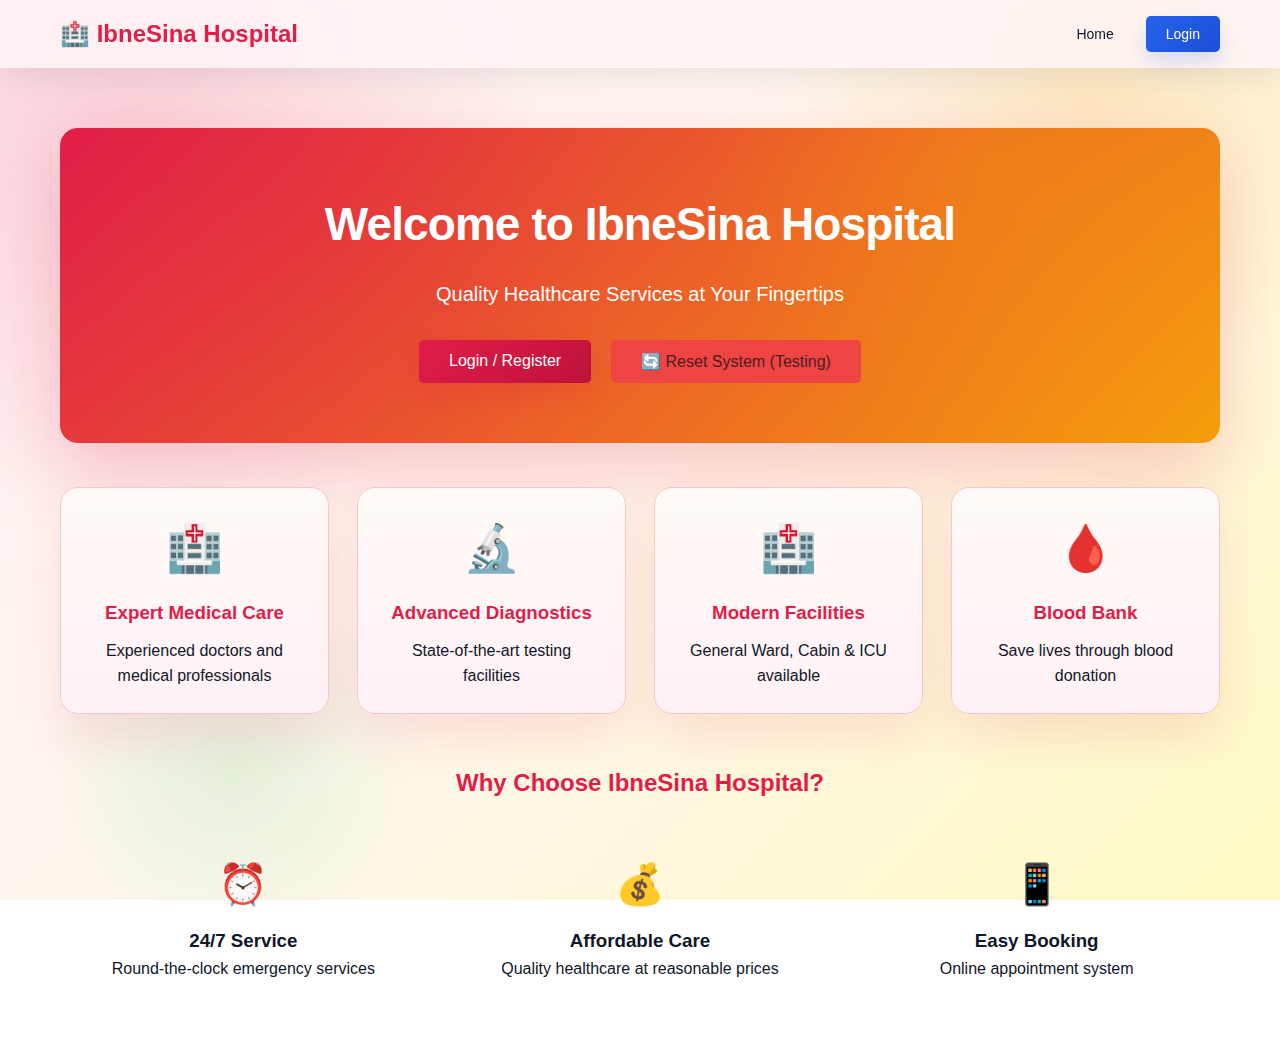
<file: index.html>
<!DOCTYPE html>
<html lang="en">
<head>
    <meta charset="UTF-8">
    <meta name="viewport" content="width=device-width, initial-scale=1.0">
    <title>Hospital Management System</title>
    <link rel="stylesheet" href="style.css">
</head>
<body>
    <!-- Main Navigation -->
    <nav class="main-nav">
        <div class="container">
            <div class="logo">🏥 IbneSina Hospital</div>
            <div class="nav-links">
                <button onclick="showSection('home')" class="nav-btn">Home</button>
                <button onclick="checkAuthAndShow('patient-dashboard')" class="nav-btn" id="patient-nav" style="display: none;">Patient</button>
                <button onclick="checkAuthAndShow('donor-dashboard')" class="nav-btn" id="donor-nav" style="display: none;">Donor</button>
                <button onclick="checkAuthAndShow('employee-dashboard')" class="nav-btn" id="employee-nav" style="display: none;">Employee</button>
                <button onclick="checkAuthAndShow('admin-dashboard')" class="nav-btn" id="admin-nav" style="display: none;">Admin</button>
                <button onclick="showSection('login')" class="nav-btn" id="login-btn">Login</button>
                <button onclick="logout()" class="nav-btn" id="logout-btn" style="display: none; background: #ef4444; color: white;">Logout</button>
            </div>
        </div>
    </nav>

    <!-- Home Section -->
    <section id="home" class="section active">
        <div class="container">
            <div class="hero">
                <h1>Welcome to IbneSina Hospital</h1>
                <p>Quality Healthcare Services at Your Fingertips</p>
                <div class="quick-actions">
                    <button onclick="showSection('login')" class="btn btn-primary">Login / Register</button>
                    <button onclick="resetSystem()" class="btn btn-secondary" style="background: #ef4444;">🔄 Reset System (Testing)</button>
                </div>
            </div>
            
            <div class="services-grid">
                <div class="service-card">
                    <div class="service-icon">🏥</div>
                    <h3>Expert Medical Care</h3>
                    <p>Experienced doctors and medical professionals</p>
                </div>
                <div class="service-card">
                    <div class="service-icon">🔬</div>
                    <h3>Advanced Diagnostics</h3>
                    <p>State-of-the-art testing facilities</p>
                </div>
                <div class="service-card">
                    <div class="service-icon">🏥</div>
                    <h3>Modern Facilities</h3>
                    <p>General Ward, Cabin & ICU available</p>
                </div>
                <div class="service-card">
                    <div class="service-icon">🩸</div>
                    <h3>Blood Bank</h3>
                    <p>Save lives through blood donation</p>
                </div>
            </div>

            <div style="margin-top: 50px; text-align: center;">
                <h2 style="color: var(--primary-color); margin-bottom: 20px;">Why Choose IbneSina Hospital?</h2>
                <div style="display: grid; grid-template-columns: repeat(auto-fit, minmax(250px, 1fr)); gap: 30px; margin-top: 30px;">
                    <div style="padding: 20px;">
                        <div style="font-size: 40px; margin-bottom: 10px;">⏰</div>
                        <h3>24/7 Service</h3>
                        <p>Round-the-clock emergency services</p>
                    </div>
                    <div style="padding: 20px;">
                        <div style="font-size: 40px; margin-bottom: 10px;">💰</div>
                        <h3>Affordable Care</h3>
                        <p>Quality healthcare at reasonable prices</p>
                    </div>
                    <div style="padding: 20px;">
                        <div style="font-size: 40px; margin-bottom: 10px;">📱</div>
                        <h3>Easy Booking</h3>
                        <p>Online appointment system</p>
                    </div>
                </div>
            </div>
        </div>
    </section>

    <!-- Login/Register Section -->
    <section id="login" class="section">
        <div class="container">
            <div class="form-container">
                <h2>Login / Register</h2>
                
                <!-- Role Selection -->
                <div id="role-selection">
                    <h3>Select Your Role</h3>
                    <div class="role-grid">
                        <div class="role-card" onclick="selectRole('patient')">
                            <div class="role-icon">🤒</div>
                            <h4>Patient</h4>
                            <p>Book appointments & manage health</p>
                        </div>
                        <div class="role-card" onclick="selectRole('donor')">
                            <div class="role-icon">🩸</div>
                            <h4>Blood Donor</h4>
                            <p>Donate blood & save lives</p>
                        </div>
                        <div class="role-card" onclick="selectRole('employee')">
                            <div class="role-icon">👨‍⚕️</div>
                            <h4>Employee</h4>
                            <p>Hospital staff access</p>
                        </div>
                        <div class="role-card" onclick="selectRole('admin')">
                            <div class="role-icon">👔</div>
                            <h4>Admin</h4>
                            <p>System administration</p>
                        </div>
                    </div>
                </div>

                <!-- Login Form (Initially Hidden) -->
                <div id="login-form-section" style="display: none;">
                    <button onclick="backToRoleSelection()" class="btn btn-secondary" style="margin-bottom: 20px;">← Back</button>
                    <h3 id="login-role-title">Login</h3>
                    
                    <form id="unified-login-form">
                        <div class="form-group">
                            <label for="login-username">Phone Number / Username *</label>
                            <input type="text" id="login-username" required placeholder="Enter phone or username">
                        </div>
                        <div class="form-group" id="password-field" style="display: none;">
                            <label for="login-password">Password *</label>
                            <input type="password" id="login-password" placeholder="Enter password">
                        </div>
                        <button type="submit" class="btn btn-primary" style="width: 100%;">Login</button>
                    </form>
                    
                    <p style="text-align: center; margin-top: 20px;" id="register-link">
                        Don't have an account? 
                        <a href="#" onclick="showRegisterForm(); return false;" style="color: #2563eb; font-weight: bold;">Register Here</a>
                    </p>
                </div>

                <!-- Registration Form (Initially Hidden) -->
                <div id="register-form-section" style="display: none;">
                    <button onclick="backToLogin()" class="btn btn-secondary" style="margin-bottom: 20px;">← Back to Login</button>
                    <h3 id="register-role-title">Register</h3>
                    
                    <form id="unified-register-form">
                        <div class="form-group">
                            <label for="register-name">Full Name *</label>
                            <input type="text" id="register-name" required>
                        </div>
                        <div class="form-group">
                            <label for="register-phone">Phone Number *</label>
                            <input type="tel" id="register-phone" required>
                        </div>
                        <div class="form-group" id="age-field">
                            <label for="register-age">Age *</label>
                            <input type="number" id="register-age" min="1" max="120">
                        </div>
                        <div class="form-group" id="blood-group-field">
                            <label for="register-blood">Blood Group</label>
                            <select id="register-blood">
                                <option value="">Select</option>
                                <option value="A+">A+</option>
                                <option value="A-">A-</option>
                                <option value="B+">B+</option>
                                <option value="B-">B-</option>
                                <option value="O+">O+</option>
                                <option value="O-">O-</option>
                                <option value="AB+">AB+</option>
                                <option value="AB-">AB-</option>
                            </select>
                        </div>
                        <div class="form-group" id="employee-id-field" style="display: none;">
                            <label for="register-employee-id">Employee ID *</label>
                            <input type="text" id="register-employee-id">
                        </div>
                        <div class="form-group" id="department-field" style="display: none;">
                            <label for="register-department">Department *</label>
                            <select id="register-department">
                                <option value="">Select Department</option>
                                <option value="reception">Reception</option>
                                <option value="nursing">Nursing</option>
                                <option value="laboratory">Laboratory</option>
                                <option value="pharmacy">Pharmacy</option>
                                <option value="accounts">Accounts</option>
                            </select>
                        </div>
                        <div class="form-group" id="password-register-field" style="display: none;">
                            <label for="register-password">Create Password *</label>
                            <input type="password" id="register-password">
                        </div>
                        <button type="submit" class="btn btn-primary" style="width: 100%;">Register</button>
                    </form>
                </div>

                <div id="auth-status" class="status-message"></div>
            </div>
        </div>
    </section>

    <!-- Patient Dashboard Section -->
    <section id="patient-dashboard" class="section">
        <div class="container">
            <h2>👤 Patient Dashboard</h2>

            <!-- Patient Sub Navigation -->
            <div class="sub-nav">
                <button onclick="showPatientTab('patient-profile')" class="sub-nav-btn active">My Profile</button>
                <button onclick="showPatientTab('patient-doctors')" class="sub-nav-btn">Doctors</button>
                <button onclick="showPatientTab('patient-diagnostics')" class="sub-nav-btn">Diagnostics</button>
                <button onclick="showPatientTab('patient-wards')" class="sub-nav-btn">Wards</button>
                <button onclick="showPatientTab('patient-appointments')" class="sub-nav-btn">My Appointments</button>
            </div>

            <!-- Patient Profile Tab -->
            <div id="patient-profile" class="dashboard-tab active">
                <div class="profile-card">
                    <div class="profile-header">
                        <div class="profile-avatar">
                            <span id="patient-avatar">P</span>
                        </div>
                        <div class="profile-info">
                            <h3 id="patient-name-display">Patient Name</h3>
                            <p id="patient-id-display">ID: P000000</p>
                        </div>
                        <button onclick="toggleProfileEdit()" class="btn btn-secondary" id="edit-profile-btn">✏️ Edit Profile</button>
                    </div>
                    
                    <!-- Profile View Mode -->
                    <div id="profile-view-mode" class="profile-details">
                        <div class="detail-item">
                            <span class="detail-label">📞 Phone:</span>
                            <span id="view-phone" class="detail-value">-</span>
                        </div>
                        <div class="detail-item">
                            <span class="detail-label">🎂 Age:</span>
                            <span id="view-age" class="detail-value">-</span>
                        </div>
                        <div class="detail-item">
                            <span class="detail-label">🩸 Blood Group:</span>
                            <span id="view-blood" class="detail-value">-</span>
                        </div>
                        <div class="detail-item">
                            <span class="detail-label">📅 Registered:</span>
                            <span id="view-registered" class="detail-value">-</span>
                        </div>
                    </div>

                    <!-- Profile Edit Mode -->
                    <div id="profile-edit-mode" class="profile-details" style="display: none;">
                        <form id="profile-edit-form">
                            <div class="form-group">
                                <label for="edit-name">Full Name *</label>
                            <input type="text" id="edit-name" required>
                            </div>
                            <div class="form-group">
                                <label for="edit-phone">Phone Number *</label>
                            <input type="tel" id="edit-phone" required>
                            </div>
                            <div class="form-group">
                                <label for="edit-age">Age *</label>
                            <input type="number" id="edit-age" required min="1" max="120">
                            </div>
                            <div class="form-group">
                                <label for="edit-blood">Blood Group</label>
                            <select id="edit-blood">
                                    <option value="">Select</option>
                                    <option value="A+">A+</option>
                                    <option value="A-">A-</option>
                                    <option value="B+">B+</option>
                                    <option value="B-">B-</option>
                                    <option value="O+">O+</option>
                                    <option value="O-">O-</option>
                                    <option value="AB+">AB+</option>
                                    <option value="AB-">AB-</option>
                                </select>
                            </div>
                            <div style="display: flex; gap: 10px;">
                                <button type="submit" class="btn btn-primary">Save Changes</button>
                                <button type="button" onclick="cancelProfileEdit()" class="btn btn-secondary">Cancel</button>
                            </div>
                        </form>
                    </div>
                </div>
            </div>

            <!-- Patient Doctors Tab -->
            <div id="patient-doctors" class="dashboard-tab">
                <h3>Book Doctor Appointment</h3>
                <div id="patient-doctors-grid" class="doctors-grid">
                    <!-- Doctors will load here -->
                </div>
            </div>

            <!-- Patient Diagnostics Tab -->
            <div id="patient-diagnostics" class="dashboard-tab">
                <h3>Book Diagnostic Test</h3>
                <div class="diagnostics-grid">
                    <div class="diagnostic-card" onclick="bookDiagnostic('Blood Test')">
                        <div class="diagnostic-icon">🩸</div>
                        <h3>Blood Test</h3>
                        <p>Complete Blood Count, Sugar, Lipid Profile</p>
                        <button class="btn btn-secondary">Book Now</button>
                    </div>
                    <div class="diagnostic-card" onclick="bookDiagnostic('X-Ray')">
                        <div class="diagnostic-icon">🦴</div>
                        <h3>X-Ray</h3>
                        <p>Digital X-Ray Imaging</p>
                        <button class="btn btn-secondary">Book Now</button>
                    </div>
                    <div class="diagnostic-card" onclick="bookDiagnostic('ECG')">
                        <div class="diagnostic-icon">❤️</div>
                        <h3>ECG</h3>
                        <p>Electrocardiogram Test</p>
                        <button class="btn btn-secondary">Book Now</button>
                    </div>
                    <div class="diagnostic-card" onclick="bookDiagnostic('MRI')">
                        <div class="diagnostic-icon">🧠</div>
                        <h3>MRI</h3>
                        <p>Magnetic Resonance Imaging</p>
                        <button class="btn btn-secondary">Book Now</button>
                    </div>
                    <div class="diagnostic-card" onclick="bookDiagnostic('Ultrasound')">
                        <div class="diagnostic-icon">📡</div>
                        <h3>Ultrasound</h3>
                        <p>Sonography Services</p>
                        <button class="btn btn-secondary">Book Now</button>
                    </div>
                    <div class="diagnostic-card" onclick="bookDiagnostic('CT Scan')">
                        <div class="diagnostic-icon">💿</div>
                        <h3>CT Scan</h3>
                        <p>Computed Tomography</p>
                        <button class="btn btn-secondary">Book Now</button>
                    </div>
                </div>
            </div>

            <!-- Patient Wards Tab -->
            <div id="patient-wards" class="dashboard-tab">
                <h3>Request Ward Admission</h3>
                <div class="wards-grid">
                    <div class="ward-card" onclick="requestAdmission('General')">
                        <div class="ward-icon">🛏️</div>
                        <h3>General Ward</h3>
                        <p>Shared accommodation with basic facilities</p>
                        <p class="ward-price">৳500/day</p>
                        <button class="btn btn-secondary">Request Admission</button>
                    </div>
                    <div class="ward-card" onclick="requestAdmission('Cabin')">
                        <div class="ward-icon">🚪</div>
                        <h3>Cabin</h3>
                        <p>Private room with attached bathroom</p>
                        <p class="ward-price">৳2000/day</p>
                        <button class="btn btn-secondary">Request Admission</button>
                    </div>
                    <div class="ward-card emergency" onclick="requestAdmission('ICU')">
                        <div class="ward-icon">🚨</div>
                        <h3>ICU</h3>
                        <p>Intensive Care Unit with 24/7 monitoring</p>
                        <p class="ward-price">৳5000/day</p>
                        <button class="btn btn-primary">Request Admission</button>
                    </div>
                </div>
            </div>

            <!-- Patient Appointments Tab -->
            <div id="patient-appointments" class="dashboard-tab">
                <h3>My Appointments & Bookings</h3>
                
                <div class="profile-section">
                    <h4>📅 Doctor Appointments</h4>
                    <div id="patient-appointments-list" class="profile-list">
                        <!-- Appointments -->
                    </div>
                </div>

                <div class="profile-section">
                    <h4>🔬 Diagnostic Tests</h4>
                    <div id="patient-diagnostics-list" class="profile-list">
                        <!-- Diagnostics -->
                    </div>
                </div>

                <div class="profile-section">
                    <h4>🏥 Ward Admissions</h4>
                    <div id="patient-admissions-list" class="profile-list">
                        <!-- Admissions -->
                    </div>
                </div>
            </div>
        </div>
    </section>

    <!-- Donor & Employee Dashboards -->
    <section id="diagnostics" class="section">
        <div class="container">
            <div class="access-denied">
                <h2>🔒 Access Restricted</h2>
                <p>Please login to book diagnostic tests.</p>
                <button onclick="showSection('login')" class="btn btn-primary">Go to Login</button>
            </div>
        </div>
    </section>

    <!-- Blood Bank Section (LOGIN REQUIRED) -->
    <section id="blood-bank" class="section">
        <div class="container">
            <div class="access-denied">
                <h2>🔒 Access Restricted</h2>
                <p>Please login to access blood bank services.</p>
                <button onclick="showSection('login')" class="btn btn-primary">Go to Login</button>
            </div>
        </div>
    </section>

    <!-- Wards Section (LOGIN REQUIRED) -->
    <section id="wards" class="section">
        <div class="container">
            <div class="access-denied">
                <h2>🔒 Access Restricted</h2>
                <p>Please login to request ward admission.</p>
                <button onclick="showSection('login')" class="btn btn-primary">Go to Login</button>
            </div>
        </div>
    </section>

    <!-- Doctor Appointment Modal -->
    <div id="appointment-modal" class="modal">
        <div class="modal-content">
            <span class="close" onclick="closeModal('appointment-modal')">&times;</span>
            <h2>Book Appointment</h2>
            <div id="selected-doctor-info"></div>
            <form id="appointment-form">
               
                <div class="form-group">
                    <label for="appointment-slot">Available Time Slots *</label>
                    <div id="slots-info" style="padding: 10px; background: #f0f9ff; border-radius: 5px; margin-bottom: 10px; font-size: 13px;">
                        Select a date to see available slots
                    </div>
                    <select id="appointment-slot" required>
                        <option value="">Select Date First</option>
                    </select>
                </div>
                <div class="form-group">
                  <label for="appointment-date">Select Date *</label>
                    <input type="date"
                        id="appointment-date"
                                required
                    onchange="loadAvailableTimeSlots()">
</div>

                

                <button type="submit" class="btn btn-primary">Confirm Appointment</button>
            </form>
        </div>
    </div>

    <!-- Blood Bank Section (LOGIN REQUIRED) -->
    <section id="blood-bank" class="section">
        <div class="container">
            <div class="access-denied">
                <h2>🔒 Access Restricted</h2>
                <p>Please login to access blood bank services.</p>
                <button onclick="showSection('login')" class="btn btn-primary">Go to Login</button>
            </div>
        </div>
    </section>

    <!-- Diagnostic Booking Modal -->
    <div id="diagnostic-modal" class="modal">
        <div class="modal-content">
            <span class="close" onclick="closeModal('diagnostic-modal')">&times;</span>
            <h2>Book Diagnostic Test</h2>
            <div id="selected-diagnostic-info"></div>
            <form id="diagnostic-form">
                <div class="form-group">
                    <label for="diagnostic-date">Select Date *</label>
                            <input type="date" id="diagnostic-date" required>
                </div>
                <div class="form-group">
                    <label for="diagnostic-slot">Select Time Slot *</label>
                            <select id="diagnostic-slot" required>
                        <option value="">Select Slot</option>
                        <option value="08:00-09:00">08:00 AM - 09:00 AM</option>
                        <option value="09:00-10:00">09:00 AM - 10:00 AM</option>
                        <option value="10:00-11:00">10:00 AM - 11:00 AM</option>
                        <option value="11:00-12:00">11:00 AM - 12:00 PM</option>
                        <option value="14:00-15:00">02:00 PM - 03:00 PM</option>
                        <option value="15:00-16:00">03:00 PM - 04:00 PM</option>
                    </select>
                </div>
                <button type="submit" class="btn btn-primary">Confirm Booking</button>
            </form>
        </div>
    </div>

    <!-- Wards Section (LOGIN REQUIRED) -->
    <section id="wards" class="section">
        <div class="container">
            <div class="access-denied">
                <h2>🔒 Access Restricted</h2>
                <p>Please login to request ward admission.</p>
                <button onclick="showSection('login')" class="btn btn-primary">Go to Login</button>
            </div>
        </div>
    </section>

    <!-- Ward Admission Modal -->
    <div id="ward-modal" class="modal">
        <div class="modal-content">
            <span class="close" onclick="closeModal('ward-modal')">&times;</span>
            <h2>Ward Admission Request</h2>
            <div id="selected-ward-info"></div>
            <form id="ward-form">
                <div class="form-group">
                    <label for="admission-reason">Reason for Admission *</label>
                            <textarea id="admission-reason" required rows="3"></textarea>
                </div>
                <div class="form-group">
                    <label for="emergency-status">Emergency Case?</label>
                            <select id="emergency-status">
                        <option value="no">No</option>
                        <option value="yes">Yes - High Priority</option>
                    </select>
                </div>
                <div class="form-group">
                    <label for="expected-duration">Expected Duration (days)</label>
                            <input type="number" id="expected-duration" min="1" value="1">
                </div>
                <button type="submit" class="btn btn-primary">Submit Request</button>
            </form>
        </div>
    </div>

    <!-- Admin Login Modal -->
    <div id="admin-login-modal" class="modal">
        <div class="modal-content">
            <span class="close" onclick="closeModal('admin-login-modal')">&times;</span>
            <h2>🔐 Admin Login</h2>
            <p style="text-align: center; color: #64748b; margin-bottom: 20px;">Enter admin credentials to access dashboard</p>
            <form id="admin-login-form">
                <div class="form-group">
                    <label for="admin-username">Username *</label>
                            <input type="text" id="admin-username" required placeholder="Enter username">
                </div>
                <div class="form-group">
                    <label for="admin-password">Password *</label>
                            <input type="password" id="admin-password" required placeholder="Enter password">
                </div>
                <div id="login-error" style="color: #ef4444; text-align: center; margin-bottom: 10px; display: none;"></div>
                <button type="submit" class="btn btn-primary" style="width: 100%;">Login</button>
            </form>
            <div style="margin-top: 20px; padding: 15px; background: #f0f9ff; border-radius: 5px; font-size: 13px;">
                <strong>Default Credentials:</strong><br>
                Username: <code>admin</code><br>
                Password: <code>admin123</code>
            </div>
        </div>
    </div>

    <!-- Blood Donation Modal -->
    <div id="donate-blood-modal" class="modal">
        <div class="modal-content">
            <span class="close" onclick="closeModal('donate-blood-modal')">&times;</span>
            <h2>❤️ Donate Blood</h2>
            <p style="text-align: center; color: #64748b; margin-bottom: 20px;">Save lives by donating blood</p>
            <form id="donate-blood-form">
                <div class="form-group">
                    <label for="donate-blood-group">Blood Group *</label>
                            <select id="donate-blood-group" required>
                        <option value="">Select Blood Group</option>
                        <option value="A+">A+</option>
                        <option value="A-">A-</option>
                        <option value="B+">B+</option>
                        <option value="B-">B-</option>
                        <option value="O+">O+</option>
                        <option value="O-">O-</option>
                        <option value="AB+">AB+</option>
                        <option value="AB-">AB-</option>
                    </select>
                </div>
                <div class="form-group">
                    <label for="donate-units">Units to Donate *</label>
                            <select id="donate-units" required>
                        <option value="1">1 Unit (450ml)</option>
                        <option value="2">2 Units (900ml)</option>
                    </select>
                </div>
                <div class="form-group">
                    <label for="last-donation-date">Last Donation Date (if any)</label>
                            <input type="date" id="last-donation-date">
                    <small>Note: Must wait 3 months between donations</small>
                </div>
                <div class="form-group">
                    <label>
                        <input type="checkbox" id="health-declaration" required>
                        I am healthy and fit to donate blood
                    </label>
                </div>
                <button type="submit" class="btn btn-primary" style="width: 100%;">Donate Now</button>
            </form>
        </div>
    </div>

    <!-- Blood Request Modal -->
    <div id="request-blood-modal" class="modal">
        <div class="modal-content">
            <span class="close" onclick="closeModal('request-blood-modal')">&times;</span>
            <h2>🚨 Emergency Blood Request</h2>
            <p style="text-align: center; color: #ef4444; margin-bottom: 20px; font-weight: bold;">Emergency Blood Required</p>
            <form id="request-blood-form">
                <div class="form-group">
                    <label for="request-patient-name">Patient Name *</label>
                            <input type="text" id="request-patient-name" required>
                </div>
                <div class="form-group">
                    <label for="request-blood-group">Blood Group Required *</label>
                            <select id="request-blood-group" required>
                        <option value="">Select Blood Group</option>
                        <option value="A+">A+</option>
                        <option value="A-">A-</option>
                        <option value="B+">B+</option>
                        <option value="B-">B-</option>
                        <option value="O+">O+</option>
                        <option value="O-">O-</option>
                        <option value="AB+">AB+</option>
                        <option value="AB-">AB-</option>
                    </select>
                </div>
                <div class="form-group">
                    <label for="request-units">Units Required *</label>
                            <input type="number" id="request-units" required min="1" max="10" value="1">
                </div>
                <div class="form-group">
                    <label for="request-reason">Reason/Diagnosis *</label>
                            <textarea id="request-reason" required rows="3" placeholder="e.g., Surgery, Accident, Thalassemia"></textarea>
                </div>
                <div class="form-group">
                    <label for="request-contact">Contact Number *</label>
                            <input type="tel" id="request-contact" required>
                </div>
                <div class="form-group">
                    <label for="request-deadline">Required By *</label>
                            <input type="datetime-local" id="request-deadline" required>
                </div>
                <button type="submit" class="btn btn-danger" style="width: 100%;">Submit Emergency Request</button>
            </form>
        </div>
    </div>

    <!-- Admin Login Modal (continued) -->

    <!-- Admin Section -->
    <section id="admin" class="section">
        <div class="container">
            <div style="display: flex; justify-content: space-between; align-items: center; margin-bottom: 20px;">
                <h2>Admin Dashboard</h2>
                <button onclick="logoutAdmin()" class="btn btn-danger">🚪 Logout</button>
            </div>
            
            <!-- Admin Tabs -->
            <div class="admin-tabs">
                <button class="tab-btn active" onclick="showAdminTab('doctors-mgmt')">Doctors</button>
                <button class="tab-btn" onclick="showAdminTab('diagnostics-mgmt')">Diagnostics</button>
                <button class="tab-btn" onclick="showAdminTab('blood-mgmt')">Blood Bank</button>
                <button class="tab-btn" onclick="showAdminTab('wards-mgmt')">Wards</button>
                <button class="tab-btn" onclick="showAdminTab('queues')">Live Queues</button>
                <button class="tab-btn" onclick="showAdminTab('analytics')">Analytics</button>
            </div>

            <!-- Doctors Management Tab -->
            <div id="doctors-mgmt" class="admin-tab active">
                <div class="admin-section">
                    <h3>Manage Doctors</h3>
                    <button onclick="showAddDoctorForm()" class="btn btn-primary">+ Add New Doctor</button>
                    
                    <div id="add-doctor-form" class="form-container" style="display: none;">
                        <h4>Add Doctor</h4>
                        <form id="doctor-form">
                            <div class="form-group">
                                <label for="doctor-name">Doctor Name *</label>
                            <input type="text" id="doctor-name" required>
                            </div>
                            <div class="form-group">
                                <label for="doctor-specialization">Specialization *</label>
                            <input type="text" id="doctor-specialization" required>
                            </div>
                            <div class="form-group">
                                <label for="doctor-phone">Phone Number *</label>
                            <input type="tel" id="doctor-phone" required>
                            </div>
                            <div class="form-group">
                                <label for="doctor-photo">Profile Picture (Optional)</label>
                            <input type="text" id="doctor-photo" placeholder="Image URL or leave blank for default">
                                <small>Note: Add image later using &lt;img&gt; tag</small>
                            </div>
                            <div class="form-group">
                                <label for="doctor-fee">Consultation Fee</label>
                            <input type="number" id="doctor-fee" value="500">
                            </div>
                            <button type="submit" class="btn btn-primary">Save Doctor</button>
                            <button type="button" onclick="cancelAddDoctor()" class="btn btn-secondary">Cancel</button>
                        </form>
                    </div>

                    <div id="doctors-list-admin" class="data-table">
                        <!-- Admin doctors list -->
                    </div>
                </div>
            </div>

            <!-- Diagnostics Management Tab -->
            <div id="diagnostics-mgmt" class="admin-tab">
                <div class="admin-section">
                    <h3>Diagnostic Services Queue</h3>
                    <div id="diagnostic-queues">
                        <!-- Diagnostic queues will be shown here -->
                    </div>
                </div>
            </div>

            <!-- Blood Bank Management Tab -->
            <div id="blood-mgmt" class="admin-tab">
                <div class="admin-section">
                    <h3>Blood Bank Dashboard</h3>
                    
                    <!-- Blood Stock Overview -->
                    <div class="blood-stock-admin">
                        <h4>Current Blood Stock</h4>
                        <div class="blood-groups-grid" id="admin-blood-stock">
                            <!-- Blood stock cards -->
                        </div>
                    </div>

                    <!-- All Donations -->
                    <div style="margin-top: 30px;">
                        <h4>All Blood Donations</h4>
                        <div id="admin-all-donations">
                            <!-- All donations list -->
                        </div>
                    </div>

                    <!-- Blood Requests Management -->
                    <div style="margin-top: 30px;">
                        <h4>Emergency Blood Requests</h4>
                        <div id="admin-blood-requests">
                            <!-- Blood requests management -->
                        </div>
                    </div>
                </div>
            </div>

            <!-- Wards Management Tab -->
            <div id="wards-mgmt" class="admin-tab">
                <div class="admin-section">
                    <h3>Ward Admission Requests</h3>
                    <div id="ward-requests-admin">
                        <!-- Ward admission requests -->
                    </div>
                </div>
            </div>

            <!-- Live Queues Tab -->
            <div id="queues" class="admin-tab">
                <div class="admin-section">
                    <h3>Doctor Appointment Queues</h3>
                    <div id="doctor-queues">
                        <!-- Live doctor queues -->
                    </div>
                </div>
            </div>

            <!-- Analytics Tab -->
            <div id="analytics" class="admin-tab">
                <div class="admin-section">
                    <h3>System Analytics</h3>
                    <div class="stats-grid">
                        <div class="stat-card">
                            <h4>Total Patients</h4>
                            <p class="stat-number" id="total-patients">0</p>
                        </div>
                        <div class="stat-card">
                            <h4>Today's Appointments</h4>
                            <p class="stat-number" id="today-appointments">0</p>
                        </div>
                        <div class="stat-card">
                            <h4>Pending Admissions</h4>
                            <p class="stat-number" id="pending-admissions">0</p>
                        </div>
                        <div class="stat-card">
                            <h4>Active Queues</h4>
                            <p class="stat-number" id="active-queues">0</p>
                        </div>
                    </div>

                    <div class="alerts-section">
                        <h4>System Alerts</h4>
                        <div id="system-alerts" class="alerts-container">
                            <!-- Alerts will appear here -->
                        </div>
                    </div>

                    <div class="admin-actions">
                        <button onclick="resetDailyData()" class="btn btn-danger">Reset Daily Data</button>
                        <button onclick="exportData()" class="btn btn-secondary">Export Data</button>
                    </div>
                </div>
            </div>
        </div>
    </section>

    <!-- Payment Modal -->
    <div id="payment-modal" class="modal">
        <div class="modal-content">
            <span class="close" onclick="closeModal('payment-modal')">&times;</span>
            <h2>💳 Payment</h2>
            <div id="payment-info" style="text-align: center; margin-bottom: 20px;">
                <!-- Payment details will be shown here -->
            </div>
            <form id="payment-form">
                <div class="form-group">
                    <label for="payment-method">Select Payment Method *</label>
                            <select id="payment-method" required onchange="updatePaymentFields()">
                        <option value="">Select Method</option>
                        <option value="bkash">bKash</option>
                        <option value="nagad">Nagad</option>
                        <option value="visa">Visa Card</option>
                        <option value="savings">Savings Account</option>
                    </select>
                </div>

                <!-- bKash/Nagad Fields -->
                <div id="mobile-payment-fields" style="display: none;">
                    <div class="form-group">
                        <label for="mobile-number">Mobile Number *</label>
                            <input type="tel" id="mobile-number" placeholder="01XXXXXXXXX">
                    </div>
                    <div class="form-group">
                        <label for="transaction-id">Transaction ID *</label>
                            <input type="text" id="transaction-id" placeholder="Enter transaction ID">
                        <small>Pay to: 01700000000 and enter TrxID</small>
                    </div>
                </div>

                <!-- Visa Card Fields -->
                <div id="visa-fields" style="display: none;">
                    <div class="form-group">
                        <label for="card-number">Card Number *</label>
                            <input type="text" id="card-number" placeholder="1234 5678 9012 3456" maxlength="19">
                    </div>
                    <div style="display: grid; grid-template-columns: 1fr 1fr; gap: 15px;">
                        <div class="form-group">
                            <label for="card-expiry">Expiry Date *</label>
                            <input type="text" id="card-expiry" placeholder="MM/YY" maxlength="5">
                        </div>
                        <div class="form-group">
                            <label for="card-cvv">CVV *</label>
                            <input type="text" id="card-cvv" placeholder="123" maxlength="3">
                        </div>
                    </div>
                    <div class="form-group">
                        <label for="card-name">Cardholder Name *</label>
                            <input type="text" id="card-name" placeholder="Name on card">
                    </div>
                </div>

                <!-- Savings Account Fields -->
                <div id="savings-fields" style="display: none;">
                    <div class="form-group">
                        <label for="account-number">Account Number *</label>
                            <input type="text" id="account-number" placeholder="Enter account number">
                    </div>
                    <div class="form-group">
                        <label for="account-holder">Account Holder Name *</label>
                            <input type="text" id="account-holder" placeholder="Account holder name">
                    </div>
                    <div class="form-group">
                        <label for="bank-name">Bank Name *</label>
                            <select id="bank-name">
                            <option value="">Select Bank</option>
                            <option value="islami">Islami Bank</option>
                            <option value="dutch-bangla">Dutch-Bangla Bank</option>
                            <option value="brac">BRAC Bank</option>
                            <option value="city">City Bank</option>
                            <option value="standard">Standard Chartered</option>
                            <option value="hsbc">HSBC</option>
                        </select>
                    </div>
                </div>

                <button type="submit" class="btn btn-primary" style="width: 100%;">Confirm Payment</button>
            </form>
        </div>
    </div>

    <!-- Toast Notification -->
    <div id="toast" class="toast"></div>

    <script src="script.js"></script>
</body>
</html>
</file>
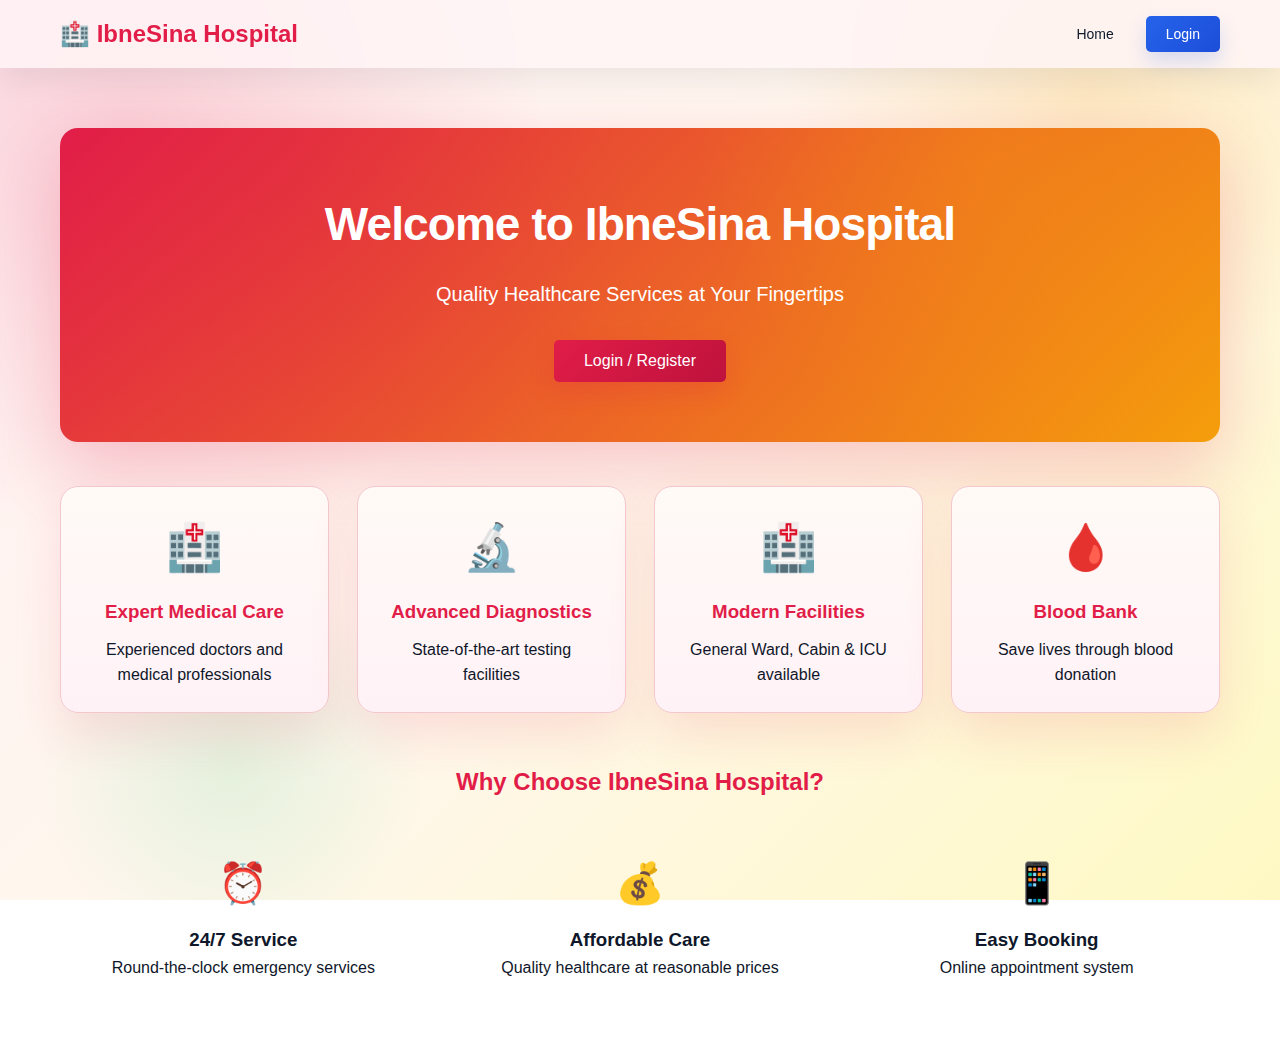
<file: indedx.html>
<!DOCTYPE html>
<html lang="en">
<head>
    <meta charset="UTF-8">
    <meta name="viewport" content="width=device-width, initial-scale=1.0">
    <title>Hospital Management System</title>
    <link rel="stylesheet" href="style.css">
</head>
<body>
    <!-- Main Navigation -->
    <nav class="main-nav">
        <div class="container">
            <div class="logo">🏥 IbneSina Hospital</div>
            <div class="nav-links">
                <button onclick="showSection('home')" class="nav-btn">Home</button>
                <button onclick="checkAuthAndShow('patient-dashboard')" class="nav-btn" id="patient-nav" style="display: none;">Patient</button>
                <button onclick="checkAuthAndShow('donor-dashboard')" class="nav-btn" id="donor-nav" style="display: none;">Donor</button>
                <button onclick="checkAuthAndShow('employee-dashboard')" class="nav-btn" id="employee-nav" style="display: none;">Employee</button>
                <button onclick="checkAuthAndShow('admin-dashboard')" class="nav-btn" id="admin-nav" style="display: none;">Admin</button>
                <button onclick="showSection('login')" class="nav-btn" id="login-btn">Login</button>
                <button onclick="logout()" class="nav-btn" id="logout-btn" style="display: none; background: #ef4444; color: white;">Logout</button>
            </div>
        </div>
    </nav>

    <!-- Home Section -->
    <section id="home" class="section active">
        <div class="container">
            <div class="hero">
                <h1>Welcome to IbneSina Hospital</h1>
                <p>Quality Healthcare Services at Your Fingertips</p>
                <div class="quick-actions">
                    <button onclick="showSection('login')" class="btn btn-primary">Login / Register</button>
                    
                </div>
            </div>
            
            <div class="services-grid">
                <div class="service-card">
                    <div class="service-icon">🏥</div>
                    <h3>Expert Medical Care</h3>
                    <p>Experienced doctors and medical professionals</p>
                </div>
                <div class="service-card">
                    <div class="service-icon">🔬</div>
                    <h3>Advanced Diagnostics</h3>
                    <p>State-of-the-art testing facilities</p>
                </div>
                <div class="service-card">
                    <div class="service-icon">🏥</div>
                    <h3>Modern Facilities</h3>
                    <p>General Ward, Cabin & ICU available</p>
                </div>
                <div class="service-card">
                    <div class="service-icon">🩸</div>
                    <h3>Blood Bank</h3>
                    <p>Save lives through blood donation</p>
                </div>
            </div>

            <div style="margin-top: 50px; text-align: center;">
                <h2 style="color: var(--primary-color); margin-bottom: 20px;">Why Choose IbneSina Hospital?</h2>
                <div style="display: grid; grid-template-columns: repeat(auto-fit, minmax(250px, 1fr)); gap: 30px; margin-top: 30px;">
                    <div style="padding: 20px;">
                        <div style="font-size: 40px; margin-bottom: 10px;">⏰</div>
                        <h3>24/7 Service</h3>
                        <p>Round-the-clock emergency services</p>
                    </div>
                    <div style="padding: 20px;">
                        <div style="font-size: 40px; margin-bottom: 10px;">💰</div>
                        <h3>Affordable Care</h3>
                        <p>Quality healthcare at reasonable prices</p>
                    </div>
                    <div style="padding: 20px;">
                        <div style="font-size: 40px; margin-bottom: 10px;">📱</div>
                        <h3>Easy Booking</h3>
                        <p>Online appointment system</p>
                    </div>
                </div>
            </div>
        </div>
    </section>

    <!-- Login/Register Section -->
    <section id="login" class="section">
        <div class="container">
            <div class="form-container">
                <h2>Login / Register</h2>
                
                <!-- Role Selection -->
                <div id="role-selection">
                    <h3>Select Your Role</h3>
                    <div class="role-grid">
                        <div class="role-card" onclick="selectRole('patient')">
                            <div class="role-icon">🤒</div>
                            <h4>Patient</h4>
                            <p>Book appointments & manage health</p>
                        </div>
                        <div class="role-card" onclick="selectRole('donor')">
                            <div class="role-icon">🩸</div>
                            <h4>Blood Donor</h4>
                            <p>Donate blood & save lives</p>
                        </div>
                        <div class="role-card" onclick="selectRole('employee')">
                            <div class="role-icon">👨‍⚕️</div>
                            <h4>Employee</h4>
                            <p>Hospital staff access</p>
                        </div>
                        <div class="role-card" onclick="selectRole('admin')">
                            <div class="role-icon">👔</div>
                            <h4>Admin</h4>
                            <p>System administration</p>
                        </div>
                    </div>
                </div>

                <!-- Login Form (Initially Hidden) -->
                <div id="login-form-section" style="display: none;">
                    <button onclick="backToRoleSelection()" class="btn btn-secondary" style="margin-bottom: 20px;">← Back</button>
                    <h3 id="login-role-title">Login</h3>
                    
                    <form id="unified-login-form">
                        <div class="form-group">
                            <label for="login-username">Phone Number / Username *</label>
                            <input type="text" id="login-username" required placeholder="Enter phone or username">
                        </div>
                        <div class="form-group" id="password-field" style="display: none;">
                            <label for="login-password">Password *</label>
                            <input type="password" id="login-password" placeholder="Enter password">
                        </div>
                        <button type="submit" class="btn btn-primary" style="width: 100%;">Login</button>
                    </form>
                    
                    <p style="text-align: center; margin-top: 20px;" id="register-link">
                        Don't have an account? 
                        <a href="#" onclick="showRegisterForm(); return false;" style="color: #2563eb; font-weight: bold;">Register Here</a>
                    </p>
                </div>

                <!-- Registration Form (Initially Hidden) -->
                <div id="register-form-section" style="display: none;">
                    <button onclick="backToLogin()" class="btn btn-secondary" style="margin-bottom: 20px;">← Back to Login</button>
                    <h3 id="register-role-title">Register</h3>
                    
                    <form id="unified-register-form">
                        <div class="form-group">
                            <label for="register-name">Full Name *</label>
                            <input type="text" id="register-name" required>
                        </div>
                        <div class="form-group">
                            <label for="register-phone">Phone Number *</label>
                            <input type="tel" id="register-phone" required>
                        </div>
                        <div class="form-group" id="age-field">
                            <label for="register-age">Age *</label>
                            <input type="number" id="register-age" min="1" max="120">
                        </div>
                        <div class="form-group" id="blood-group-field">
                            <label for="register-blood">Blood Group</label>
                            <select id="register-blood">
                                <option value="">Select</option>
                                <option value="A+">A+</option>
                                <option value="A-">A-</option>
                                <option value="B+">B+</option>
                                <option value="B-">B-</option>
                                <option value="O+">O+</option>
                                <option value="O-">O-</option>
                                <option value="AB+">AB+</option>
                                <option value="AB-">AB-</option>
                            </select>
                        </div>
                        <div class="form-group" id="employee-id-field" style="display: none;">
                            <label for="register-employee-id">Employee ID *</label>
                            <input type="text" id="register-employee-id">
                        </div>
                        <div class="form-group" id="department-field" style="display: none;">
                            <label for="register-department">Department *</label>
                            <select id="register-department">
                                <option value="">Select Department</option>
                                <option value="reception">Reception</option>
                                <option value="nursing">Nursing</option>
                                <option value="laboratory">Laboratory</option>
                                <option value="pharmacy">Pharmacy</option>
                                <option value="accounts">Accounts</option>
                            </select>
                        </div>
                        <div class="form-group" id="password-register-field" style="display: none;">
                            <label for="register-password">Create Password *</label>
                            <input type="password" id="register-password">
                        </div>
                        <button type="submit" class="btn btn-primary" style="width: 100%;">Register</button>
                    </form>
                </div>

                <div id="auth-status" class="status-message"></div>
            </div>
        </div>
    </section>

    <!-- Patient Dashboard Section -->
    <section id="patient-dashboard" class="section">
        <div class="container">
            <h2>👤 Patient Dashboard</h2>

            <!-- Patient Sub Navigation -->
            <div class="sub-nav">
                <button onclick="showPatientTab('patient-profile')" class="sub-nav-btn active">My Profile</button>
                <button onclick="showPatientTab('patient-doctors')" class="sub-nav-btn">Doctors</button>
                <button onclick="showPatientTab('patient-diagnostics')" class="sub-nav-btn">Diagnostics</button>
                <button onclick="showPatientTab('patient-wards')" class="sub-nav-btn">Wards</button>
                <button onclick="showPatientTab('patient-appointments')" class="sub-nav-btn">My Appointments</button>
            </div>

            <!-- Patient Profile Tab -->
            <div id="patient-profile" class="dashboard-tab active">
                <div class="profile-card">
                    <div class="profile-header">
                        <div class="profile-avatar">
                            <span id="patient-avatar">P</span>
                        </div>
                        <div class="profile-info">
                            <h3 id="patient-name-display">Patient Name</h3>
                            <p id="patient-id-display">ID: P000000</p>
                        </div>
                        <button onclick="toggleProfileEdit()" class="btn btn-secondary" id="edit-profile-btn">✏️ Edit Profile</button>
                    </div>
                    
                    <!-- Profile View Mode -->
                    <div id="profile-view-mode" class="profile-details">
                        <div class="detail-item">
                            <span class="detail-label">📞 Phone:</span>
                            <span id="view-phone" class="detail-value">-</span>
                        </div>
                        <div class="detail-item">
                            <span class="detail-label">🎂 Age:</span>
                            <span id="view-age" class="detail-value">-</span>
                        </div>
                        <div class="detail-item">
                            <span class="detail-label">🩸 Blood Group:</span>
                            <span id="view-blood" class="detail-value">-</span>
                        </div>
                        <div class="detail-item">
                            <span class="detail-label">📅 Registered:</span>
                            <span id="view-registered" class="detail-value">-</span>
                        </div>
                    </div>

                    <!-- Profile Edit Mode -->
                    <div id="profile-edit-mode" class="profile-details" style="display: none;">
                        <form id="profile-edit-form">
                            <div class="form-group">
                                <label for="edit-name">Full Name *</label>
                            <input type="text" id="edit-name" required>
                            </div>
                            <div class="form-group">
                                <label for="edit-phone">Phone Number *</label>
                            <input type="tel" id="edit-phone" required>
                            </div>
                            <div class="form-group">
                                <label for="edit-age">Age *</label>
                            <input type="number" id="edit-age" required min="1" max="120">
                            </div>
                            <div class="form-group">
                                <label for="edit-blood">Blood Group</label>
                            <select id="edit-blood">
                                    <option value="">Select</option>
                                    <option value="A+">A+</option>
                                    <option value="A-">A-</option>
                                    <option value="B+">B+</option>
                                    <option value="B-">B-</option>
                                    <option value="O+">O+</option>
                                    <option value="O-">O-</option>
                                    <option value="AB+">AB+</option>
                                    <option value="AB-">AB-</option>
                                </select>
                            </div>
                            <div style="display: flex; gap: 10px;">
                                <button type="submit" class="btn btn-primary">Save Changes</button>
                                <button type="button" onclick="cancelProfileEdit()" class="btn btn-secondary">Cancel</button>
                            </div>
                        </form>
                    </div>
                </div>
            </div>

            <!-- Patient Doctors Tab -->
            <div id="patient-doctors" class="dashboard-tab">
                <h3>Book Doctor Appointment</h3>
                <div id="patient-doctors-grid" class="doctors-grid">
                    <!-- Doctors will load here -->
                </div>
            </div>

            <!-- Patient Diagnostics Tab -->
            <div id="patient-diagnostics" class="dashboard-tab">
                <h3>Book Diagnostic Test</h3>
                <div class="diagnostics-grid">
                    <div class="diagnostic-card" onclick="bookDiagnostic('Blood Test')">
                        <div class="diagnostic-icon">🩸</div>
                        <h3>Blood Test</h3>
                        <p>Complete Blood Count, Sugar, Lipid Profile</p>
                        <button class="btn btn-secondary">Book Now</button>
                    </div>
                    <div class="diagnostic-card" onclick="bookDiagnostic('X-Ray')">
                        <div class="diagnostic-icon">🦴</div>
                        <h3>X-Ray</h3>
                        <p>Digital X-Ray Imaging</p>
                        <button class="btn btn-secondary">Book Now</button>
                    </div>
                    <div class="diagnostic-card" onclick="bookDiagnostic('ECG')">
                        <div class="diagnostic-icon">❤️</div>
                        <h3>ECG</h3>
                        <p>Electrocardiogram Test</p>
                        <button class="btn btn-secondary">Book Now</button>
                    </div>
                    <div class="diagnostic-card" onclick="bookDiagnostic('MRI')">
                        <div class="diagnostic-icon">🧠</div>
                        <h3>MRI</h3>
                        <p>Magnetic Resonance Imaging</p>
                        <button class="btn btn-secondary">Book Now</button>
                    </div>
                    <div class="diagnostic-card" onclick="bookDiagnostic('Ultrasound')">
                        <div class="diagnostic-icon">📡</div>
                        <h3>Ultrasound</h3>
                        <p>Sonography Services</p>
                        <button class="btn btn-secondary">Book Now</button>
                    </div>
                    <div class="diagnostic-card" onclick="bookDiagnostic('CT Scan')">
                        <div class="diagnostic-icon">💿</div>
                        <h3>CT Scan</h3>
                        <p>Computed Tomography</p>
                        <button class="btn btn-secondary">Book Now</button>
                    </div>
                </div>
            </div>

            <!-- Patient Wards Tab -->
            <div id="patient-wards" class="dashboard-tab">
                <h3>Request Ward Admission</h3>
                <div class="wards-grid">
                    <div class="ward-card" onclick="requestAdmission('General')">
                        <div class="ward-icon">🛏️</div>
                        <h3>General Ward</h3>
                        <p>Shared accommodation with basic facilities</p>
                        <p class="ward-price">৳500/day</p>
                        <button class="btn btn-secondary">Request Admission</button>
                    </div>
                    <div class="ward-card" onclick="requestAdmission('Cabin')">
                        <div class="ward-icon">🚪</div>
                        <h3>Cabin</h3>
                        <p>Private room with attached bathroom</p>
                        <p class="ward-price">৳2000/day</p>
                        <button class="btn btn-secondary">Request Admission</button>
                    </div>
                    <div class="ward-card emergency" onclick="requestAdmission('ICU')">
                        <div class="ward-icon">🚨</div>
                        <h3>ICU</h3>
                        <p>Intensive Care Unit with 24/7 monitoring</p>
                        <p class="ward-price">৳5000/day</p>
                        <button class="btn btn-primary">Request Admission</button>
                    </div>
                </div>
            </div>

            <!-- Patient Appointments Tab -->
            <div id="patient-appointments" class="dashboard-tab">
                <h3>My Appointments & Bookings</h3>
                
                <div class="profile-section">
                    <h4>📅 Doctor Appointments</h4>
                    <div id="patient-appointments-list" class="profile-list">
                        <!-- Appointments -->
                    </div>
                </div>

                <div class="profile-section">
                    <h4>🔬 Diagnostic Tests</h4>
                    <div id="patient-diagnostics-list" class="profile-list">
                        <!-- Diagnostics -->
                    </div>
                </div>

                <div class="profile-section">
                    <h4>🏥 Ward Admissions</h4>
                    <div id="patient-admissions-list" class="profile-list">
                        <!-- Admissions -->
                    </div>
                </div>
            </div>
        </div>
    </section>

    <!-- Donor & Employee Dashboards -->
    <section id="diagnostics" class="section">
        <div class="container">
            <div class="access-denied">
                <h2>🔒 Access Restricted</h2>
                <p>Please login to book diagnostic tests.</p>
                <button onclick="showSection('login')" class="btn btn-primary">Go to Login</button>
            </div>
        </div>
    </section>

    <!-- Blood Bank Section (LOGIN REQUIRED) -->
    <section id="blood-bank" class="section">
        <div class="container">
            <div class="access-denied">
                <h2>🔒 Access Restricted</h2>
                <p>Please login to access blood bank services.</p>
                <button onclick="showSection('login')" class="btn btn-primary">Go to Login</button>
            </div>
        </div>
    </section>

    <!-- Wards Section (LOGIN REQUIRED) -->
    <section id="wards" class="section">
        <div class="container">
            <div class="access-denied">
                <h2>🔒 Access Restricted</h2>
                <p>Please login to request ward admission.</p>
                <button onclick="showSection('login')" class="btn btn-primary">Go to Login</button>
            </div>
        </div>
    </section>

    <!-- Doctor Appointment Modal -->
    <div id="appointment-modal" class="modal">
        <div class="modal-content">
            <span class="close" onclick="closeModal('appointment-modal')">&times;</span>
            <h2>Book Appointment</h2>
            <div id="selected-doctor-info"></div>
            <form id="appointment-form">
                <div class="form-group">
                    <label for="appointment-date">Select Date *</label>
                            <input type="date" id="appointment-date" required onchange="loadAppointmentSlots(this.value)">
                </div>
                <div class="form-group">
                    <label for="appointment-slot">Available Time Slots *</label>
                    <div id="slots-info" style="padding: 10px; background: #f0f9ff; border-radius: 5px; margin-bottom: 10px; font-size: 13px;">
                        Select a date to see available slots
                    </div>
                    <select id="appointment-slot" required>
                        <option value="">Select Date First</option>
                    </select>
                </div>
                <button type="submit" class="btn btn-primary">Confirm Appointment</button>
            </form>
        </div>
    </div>

    <!-- Blood Bank Section (LOGIN REQUIRED) -->
    <section id="blood-bank" class="section">
        <div class="container">
            <div class="access-denied">
                <h2>🔒 Access Restricted</h2>
                <p>Please login to access blood bank services.</p>
                <button onclick="showSection('login')" class="btn btn-primary">Go to Login</button>
            </div>
        </div>
    </section>

    <!-- Diagnostic Booking Modal -->
    <div id="diagnostic-modal" class="modal">
        <div class="modal-content">
            <span class="close" onclick="closeModal('diagnostic-modal')">&times;</span>
            <h2>Book Diagnostic Test</h2>
            <div id="selected-diagnostic-info"></div>
            <form id="diagnostic-form">
                <div class="form-group">
                    <label for="diagnostic-date">Select Date *</label>
                            <input type="date" id="diagnostic-date" required>
                </div>
                <div class="form-group">
                    <label for="diagnostic-slot">Select Time Slot *</label>
                            <select id="diagnostic-slot" required>
                        <option value="">Select Slot</option>
                        <option value="08:00-09:00">08:00 AM - 09:00 AM</option>
                        <option value="09:00-10:00">09:00 AM - 10:00 AM</option>
                        <option value="10:00-11:00">10:00 AM - 11:00 AM</option>
                        <option value="11:00-12:00">11:00 AM - 12:00 PM</option>
                        <option value="14:00-15:00">02:00 PM - 03:00 PM</option>
                        <option value="15:00-16:00">03:00 PM - 04:00 PM</option>
                    </select>
                </div>
                <button type="submit" class="btn btn-primary">Confirm Booking</button>
            </form>
        </div>
    </div>

    <!-- Wards Section (LOGIN REQUIRED) -->
    <section id="wards" class="section">
        <div class="container">
            <div class="access-denied">
                <h2>🔒 Access Restricted</h2>
                <p>Please login to request ward admission.</p>
                <button onclick="showSection('login')" class="btn btn-primary">Go to Login</button>
            </div>
        </div>
    </section>

    <!-- Ward Admission Modal -->
    <div id="ward-modal" class="modal">
        <div class="modal-content">
            <span class="close" onclick="closeModal('ward-modal')">&times;</span>
            <h2>Ward Admission Request</h2>
            <div id="selected-ward-info"></div>
            <form id="ward-form">
                <div class="form-group">
                    <label for="admission-reason">Reason for Admission *</label>
                            <textarea id="admission-reason" required rows="3"></textarea>
                </div>
                <div class="form-group">
                    <label for="emergency-status">Emergency Case?</label>
                            <select id="emergency-status">
                        <option value="no">No</option>
                        <option value="yes">Yes - High Priority</option>
                    </select>
                </div>
                <div class="form-group">
                    <label for="expected-duration">Expected Duration (days)</label>
                            <input type="number" id="expected-duration" min="1" value="1">
                </div>
                <button type="submit" class="btn btn-primary">Submit Request</button>
            </form>
        </div>
    </div>

    <!-- Admin Login Modal -->
    <div id="admin-login-modal" class="modal">
        <div class="modal-content">
            <span class="close" onclick="closeModal('admin-login-modal')">&times;</span>
            <h2>🔐 Admin Login</h2>
            <p style="text-align: center; color: #64748b; margin-bottom: 20px;">Enter admin credentials to access dashboard</p>
            <form id="admin-login-form">
                <div class="form-group">
                    <label for="admin-username">Username *</label>
                            <input type="text" id="admin-username" required placeholder="Enter username">
                </div>
                <div class="form-group">
                    <label for="admin-password">Password *</label>
                            <input type="password" id="admin-password" required placeholder="Enter password">
                </div>
                <div id="login-error" style="color: #ef4444; text-align: center; margin-bottom: 10px; display: none;"></div>
                <button type="submit" class="btn btn-primary" style="width: 100%;">Login</button>
            </form>
            <div style="margin-top: 20px; padding: 15px; background: #f0f9ff; border-radius: 5px; font-size: 13px;">
                <strong>Default Credentials:</strong><br>
                Username: <code>admin</code><br>
                Password: <code>admin123</code>
            </div>
        </div>
    </div>

    <!-- Blood Donation Modal -->
    <div id="donate-blood-modal" class="modal">
        <div class="modal-content">
            <span class="close" onclick="closeModal('donate-blood-modal')">&times;</span>
            <h2>❤️ Donate Blood</h2>
            <p style="text-align: center; color: #64748b; margin-bottom: 20px;">Save lives by donating blood</p>
            <form id="donate-blood-form">
                <div class="form-group">
                    <label for="donate-blood-group">Blood Group *</label>
                            <select id="donate-blood-group" required>
                        <option value="">Select Blood Group</option>
                        <option value="A+">A+</option>
                        <option value="A-">A-</option>
                        <option value="B+">B+</option>
                        <option value="B-">B-</option>
                        <option value="O+">O+</option>
                        <option value="O-">O-</option>
                        <option value="AB+">AB+</option>
                        <option value="AB-">AB-</option>
                    </select>
                </div>
                <div class="form-group">
                    <label for="donate-units">Units to Donate *</label>
                            <select id="donate-units" required>
                        <option value="1">1 Unit (450ml)</option>
                        <option value="2">2 Units (900ml)</option>
                    </select>
                </div>
                <div class="form-group">
                    <label for="last-donation-date">Last Donation Date (if any)</label>
                            <input type="date" id="last-donation-date">
                    <small>Note: Must wait 3 months between donations</small>
                </div>
                <div class="form-group">
                    <label>
                        <input type="checkbox" id="health-declaration" required>
                        I am healthy and fit to donate blood
                    </label>
                </div>
                <button type="submit" class="btn btn-primary" style="width: 100%;">Donate Now</button>
            </form>
        </div>
    </div>

    <!-- Blood Request Modal -->
    <div id="request-blood-modal" class="modal">
        <div class="modal-content">
            <span class="close" onclick="closeModal('request-blood-modal')">&times;</span>
            <h2>🚨 Emergency Blood Request</h2>
            <p style="text-align: center; color: #ef4444; margin-bottom: 20px; font-weight: bold;">Emergency Blood Required</p>
            <form id="request-blood-form">
                <div class="form-group">
                    <label for="request-patient-name">Patient Name *</label>
                            <input type="text" id="request-patient-name" required>
                </div>
                <div class="form-group">
                    <label for="request-blood-group">Blood Group Required *</label>
                            <select id="request-blood-group" required>
                        <option value="">Select Blood Group</option>
                        <option value="A+">A+</option>
                        <option value="A-">A-</option>
                        <option value="B+">B+</option>
                        <option value="B-">B-</option>
                        <option value="O+">O+</option>
                        <option value="O-">O-</option>
                        <option value="AB+">AB+</option>
                        <option value="AB-">AB-</option>
                    </select>
                </div>
                <div class="form-group">
                    <label for="request-units">Units Required *</label>
                            <input type="number" id="request-units" required min="1" max="10" value="1">
                </div>
                <div class="form-group">
                    <label for="request-reason">Reason/Diagnosis *</label>
                            <textarea id="request-reason" required rows="3" placeholder="e.g., Surgery, Accident, Thalassemia"></textarea>
                </div>
                <div class="form-group">
                    <label for="request-contact">Contact Number *</label>
                            <input type="tel" id="request-contact" required>
                </div>
                <div class="form-group">
                    <label for="request-deadline">Required By *</label>
                            <input type="datetime-local" id="request-deadline" required>
                </div>
                <button type="submit" class="btn btn-danger" style="width: 100%;">Submit Emergency Request</button>
            </form>
        </div>
    </div>

    <!-- Admin Login Modal (continued) -->

    <!-- Admin Section -->
    <section id="admin" class="section">
        <div class="container">
            <div style="display: flex; justify-content: space-between; align-items: center; margin-bottom: 20px;">
                <h2>Admin Dashboard</h2>
                <button onclick="logoutAdmin()" class="btn btn-danger">🚪 Logout</button>
            </div>
            
            <!-- Admin Tabs -->
            <div class="admin-tabs">
                <button class="tab-btn active" onclick="showAdminTab('doctors-mgmt')">Doctors</button>
                <button class="tab-btn" onclick="showAdminTab('diagnostics-mgmt')">Diagnostics</button>
                <button class="tab-btn" onclick="showAdminTab('blood-mgmt')">Blood Bank</button>
                <button class="tab-btn" onclick="showAdminTab('wards-mgmt')">Wards</button>
                <button class="tab-btn" onclick="showAdminTab('queues')">Live Queues</button>
                <button class="tab-btn" onclick="showAdminTab('analytics')">Analytics</button>
            </div>

            <!-- Doctors Management Tab -->
            <div id="doctors-mgmt" class="admin-tab active">
                <div class="admin-section">
                    <h3>Manage Doctors</h3>
                    <button onclick="showAddDoctorForm()" class="btn btn-primary">+ Add New Doctor</button>
                    
                    <div id="add-doctor-form" class="form-container" style="display: none;">
                        <h4>Add Doctor</h4>
                        <form id="doctor-form">
                            <div class="form-group">
                                <label for="doctor-name">Doctor Name *</label>
                            <input type="text" id="doctor-name" required>
                            </div>
                            <div class="form-group">
                                <label for="doctor-specialization">Specialization *</label>
                            <input type="text" id="doctor-specialization" required>
                            </div>
                            <div class="form-group">
                                <label for="doctor-phone">Phone Number *</label>
                            <input type="tel" id="doctor-phone" required>
                            </div>
                            <div class="form-group">
                                <label for="doctor-photo">Profile Picture (Optional)</label>
                            <input type="text" id="doctor-photo" placeholder="Image URL or leave blank for default">
                                <small>Note: Add image later using &lt;img&gt; tag</small>
                            </div>
                            <div class="form-group">
                                <label for="doctor-fee">Consultation Fee</label>
                            <input type="number" id="doctor-fee" value="500">
                            </div>
                            <button type="submit" class="btn btn-primary">Save Doctor</button>
                            <button type="button" onclick="cancelAddDoctor()" class="btn btn-secondary">Cancel</button>
                        </form>
                    </div>

                    <div id="doctors-list-admin" class="data-table">
                        <!-- Admin doctors list -->
                    </div>
                </div>
            </div>

            <!-- Diagnostics Management Tab -->
            <div id="diagnostics-mgmt" class="admin-tab">
                <div class="admin-section">
                    <h3>Diagnostic Services Queue</h3>
                    <div id="diagnostic-queues">
                        <!-- Diagnostic queues will be shown here -->
                    </div>
                </div>
            </div>

            <!-- Blood Bank Management Tab -->
            <div id="blood-mgmt" class="admin-tab">
                <div class="admin-section">
                    <h3>Blood Bank Dashboard</h3>
                    
                    <!-- Blood Stock Overview -->
                    <div class="blood-stock-admin">
                        <h4>Current Blood Stock</h4>
                        <div class="blood-groups-grid" id="admin-blood-stock">
                            <!-- Blood stock cards -->
                        </div>
                    </div>

                    <!-- All Donations -->
                    <div style="margin-top: 30px;">
                        <h4>All Blood Donations</h4>
                        <div id="admin-all-donations">
                            <!-- All donations list -->
                        </div>
                    </div>

                    <!-- Blood Requests Management -->
                    <div style="margin-top: 30px;">
                        <h4>Emergency Blood Requests</h4>
                        <div id="admin-blood-requests">
                            <!-- Blood requests management -->
                        </div>
                    </div>
                </div>
            </div>

            <!-- Wards Management Tab -->
            <div id="wards-mgmt" class="admin-tab">
                <div class="admin-section">
                    <h3>Ward Admission Requests</h3>
                    <div id="ward-requests-admin">
                        <!-- Ward admission requests -->
                    </div>
                </div>
            </div>

            <!-- Live Queues Tab -->
            <div id="queues" class="admin-tab">
                <div class="admin-section">
                    <h3>Doctor Appointment Queues</h3>
                    <div id="doctor-queues">
                        <!-- Live doctor queues -->
                    </div>
                </div>
            </div>

            <!-- Analytics Tab -->
            <div id="analytics" class="admin-tab">
                <div class="admin-section">
                    <h3>System Analytics</h3>
                    <div class="stats-grid">
                        <div class="stat-card">
                            <h4>Total Patients</h4>
                            <p class="stat-number" id="total-patients">0</p>
                        </div>
                        <div class="stat-card">
                            <h4>Today's Appointments</h4>
                            <p class="stat-number" id="today-appointments">0</p>
                        </div>
                        <div class="stat-card">
                            <h4>Pending Admissions</h4>
                            <p class="stat-number" id="pending-admissions">0</p>
                        </div>
                        <div class="stat-card">
                            <h4>Active Queues</h4>
                            <p class="stat-number" id="active-queues">0</p>
                        </div>
                    </div>

                    <div class="alerts-section">
                        <h4>System Alerts</h4>
                        <div id="system-alerts" class="alerts-container">
                            <!-- Alerts will appear here -->
                        </div>
                    </div>

                    <div class="admin-actions">
                        <button onclick="resetDailyData()" class="btn btn-danger">Reset Daily Data</button>
                        <button onclick="exportData()" class="btn btn-secondary">Export Data</button>
                    </div>
                </div>
            </div>
        </div>
    </section>

    <!-- Payment Modal -->
    <div id="payment-modal" class="modal">
        <div class="modal-content">
            <span class="close" onclick="closeModal('payment-modal')">&times;</span>
            <h2>💳 Payment</h2>
            <div id="payment-info" style="text-align: center; margin-bottom: 20px;">
                <!-- Payment details will be shown here -->
            </div>
            <form id="payment-form">
                <div class="form-group">
                    <label for="payment-method">Select Payment Method *</label>
                            <select id="payment-method" required onchange="updatePaymentFields()">
                        <option value="">Select Method</option>
                        <option value="bkash">bKash</option>
                        <option value="nagad">Nagad</option>
                        <option value="visa">Visa Card</option>
                        <option value="savings">Savings Account</option>
                    </select>
                </div>

                <!-- bKash/Nagad Fields -->
                <div id="mobile-payment-fields" style="display: none;">
                    <div class="form-group">
                        <label for="mobile-number">Mobile Number *</label>
                            <input type="tel" id="mobile-number" placeholder="01XXXXXXXXX">
                    </div>
                    <div class="form-group">
                        <label for="transaction-id">Transaction ID *</label>
                            <input type="text" id="transaction-id" placeholder="Enter transaction ID">
                        <small>Pay to: 01700000000 and enter TrxID</small>
                    </div>
                </div>

                <!-- Visa Card Fields -->
                <div id="visa-fields" style="display: none;">
                    <div class="form-group">
                        <label for="card-number">Card Number *</label>
                            <input type="text" id="card-number" placeholder="1234 5678 9012 3456" maxlength="19">
                    </div>
                    <div style="display: grid; grid-template-columns: 1fr 1fr; gap: 15px;">
                        <div class="form-group">
                            <label for="card-expiry">Expiry Date *</label>
                            <input type="text" id="card-expiry" placeholder="MM/YY" maxlength="5">
                        </div>
                        <div class="form-group">
                            <label for="card-cvv">CVV *</label>
                            <input type="text" id="card-cvv" placeholder="123" maxlength="3">
                        </div>
                    </div>
                    <div class="form-group">
                        <label for="card-name">Cardholder Name *</label>
                            <input type="text" id="card-name" placeholder="Name on card">
                    </div>
                </div>

                <!-- Savings Account Fields -->
                <div id="savings-fields" style="display: none;">
                    <div class="form-group">
                        <label for="account-number">Account Number *</label>
                            <input type="text" id="account-number" placeholder="Enter account number">
                    </div>
                    <div class="form-group">
                        <label for="account-holder">Account Holder Name *</label>
                            <input type="text" id="account-holder" placeholder="Account holder name">
                    </div>
                    <div class="form-group">
                        <label for="bank-name">Bank Name *</label>
                            <select id="bank-name">
                            <option value="">Select Bank</option>
                            <option value="islami">Islami Bank</option>
                            <option value="dutch-bangla">Dutch-Bangla Bank</option>
                            <option value="brac">BRAC Bank</option>
                            <option value="city">City Bank</option>
                            <option value="standard">Standard Chartered</option>
                            <option value="hsbc">HSBC</option>
                        </select>
                    </div>
                </div>

                <button type="submit" class="btn btn-primary" style="width: 100%;">Confirm Payment</button>
            </form>
        </div>
    </div>

    <!-- Toast Notification -->
    <div id="toast" class="toast"></div>

    <script src="script.js"></script>
</body>
</html>
</file>
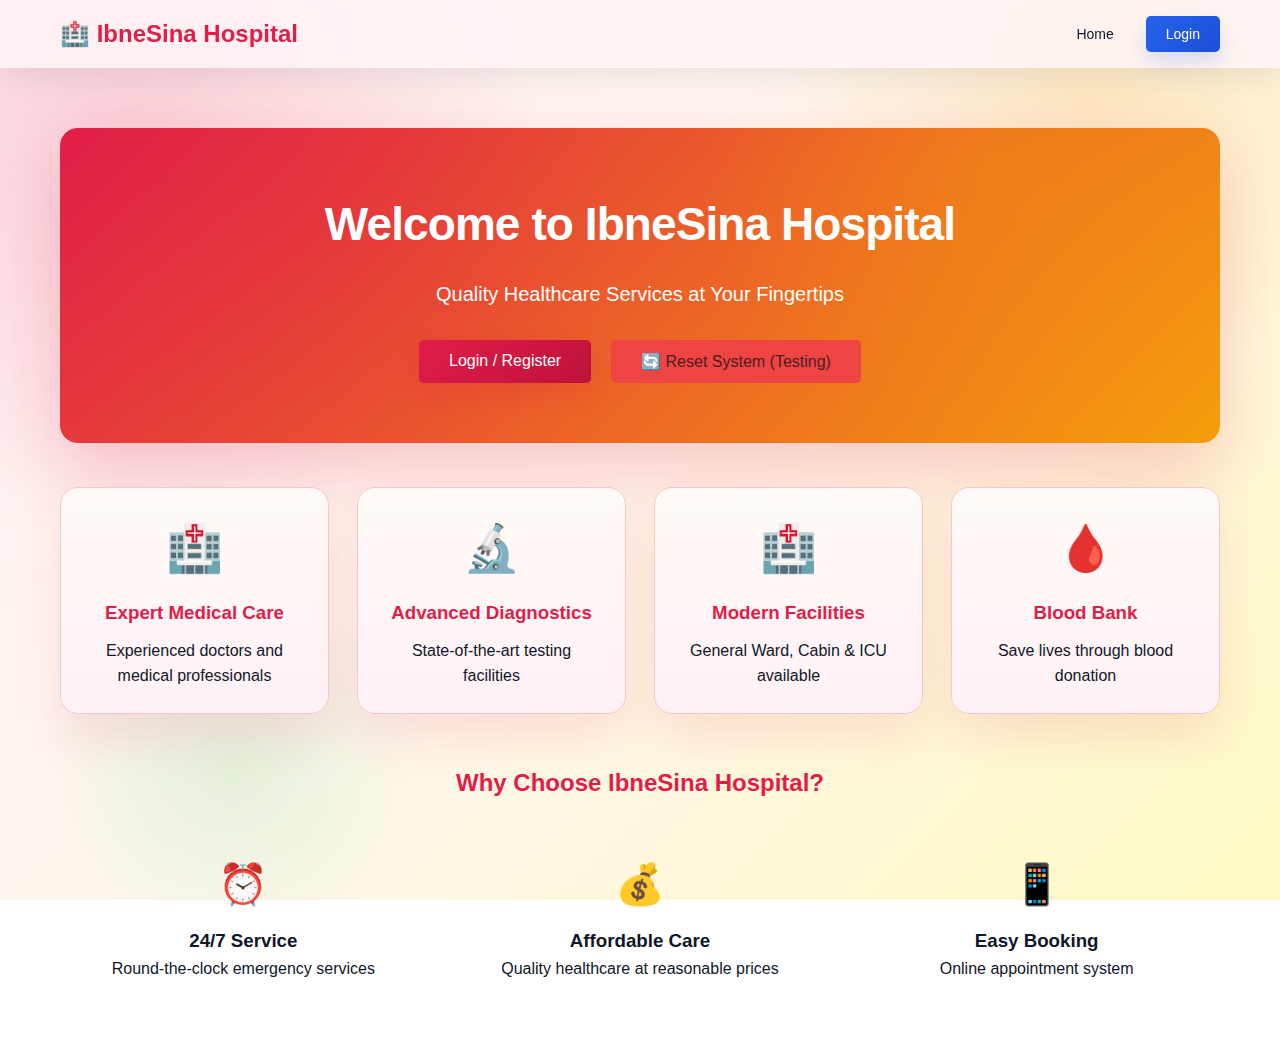
<file: index1.html>
<!DOCTYPE html>
<html lang="en">
<head>
    <meta charset="UTF-8">
    <meta name="viewport" content="width=device-width, initial-scale=1.0">
    <title>Hospital Management System</title>
    <link rel="stylesheet" href="style.css">
</head>
<body>
    <!-- Main Navigation -->
    <nav class="main-nav">
        <div class="container">
            <div class="logo">🏥 IbneSina Hospital</div>
            <div class="nav-links">
                <button onclick="showSection('home')" class="nav-btn">Home</button>
                <button onclick="checkAuthAndShow('patient-dashboard')" class="nav-btn" id="patient-nav" style="display: none;">Patient</button>
                <button onclick="checkAuthAndShow('donor-dashboard')" class="nav-btn" id="donor-nav" style="display: none;">Donor</button>
                <button onclick="checkAuthAndShow('employee-dashboard')" class="nav-btn" id="employee-nav" style="display: none;">Employee</button>
                <button onclick="checkAuthAndShow('admin-dashboard')" class="nav-btn" id="admin-nav" style="display: none;">Admin</button>
                <button onclick="showSection('login')" class="nav-btn" id="login-btn">Login</button>
                <button onclick="logout()" class="nav-btn" id="logout-btn" style="display: none; background: #ef4444; color: white;">Logout</button>
            </div>
        </div>
    </nav>

    <!-- Home Section -->
    <section id="home" class="section active">
        <div class="container">
            <div class="hero">
                <h1>Welcome to IbneSina Hospital</h1>
                <p>Quality Healthcare Services at Your Fingertips</p>
                <div class="quick-actions">
                    <button onclick="showSection('login')" class="btn btn-primary">Login / Register</button>
                    <button onclick="resetSystem()" class="btn btn-secondary" style="background: #ef4444;">🔄 Reset System (Testing)</button>
                </div>
            </div>
            
            <div class="services-grid">
                <div class="service-card">
                    <div class="service-icon">🏥</div>
                    <h3>Expert Medical Care</h3>
                    <p>Experienced doctors and medical professionals</p>
                </div>
                <div class="service-card">
                    <div class="service-icon">🔬</div>
                    <h3>Advanced Diagnostics</h3>
                    <p>State-of-the-art testing facilities</p>
                </div>
                <div class="service-card">
                    <div class="service-icon">🏥</div>
                    <h3>Modern Facilities</h3>
                    <p>General Ward, Cabin & ICU available</p>
                </div>
                <div class="service-card">
                    <div class="service-icon">🩸</div>
                    <h3>Blood Bank</h3>
                    <p>Save lives through blood donation</p>
                </div>
            </div>

            <div style="margin-top: 50px; text-align: center;">
                <h2 style="color: var(--primary-color); margin-bottom: 20px;">Why Choose IbneSina Hospital?</h2>
                <div style="display: grid; grid-template-columns: repeat(auto-fit, minmax(250px, 1fr)); gap: 30px; margin-top: 30px;">
                    <div style="padding: 20px;">
                        <div style="font-size: 40px; margin-bottom: 10px;">⏰</div>
                        <h3>24/7 Service</h3>
                        <p>Round-the-clock emergency services</p>
                    </div>
                    <div style="padding: 20px;">
                        <div style="font-size: 40px; margin-bottom: 10px;">💰</div>
                        <h3>Affordable Care</h3>
                        <p>Quality healthcare at reasonable prices</p>
                    </div>
                    <div style="padding: 20px;">
                        <div style="font-size: 40px; margin-bottom: 10px;">📱</div>
                        <h3>Easy Booking</h3>
                        <p>Online appointment system</p>
                    </div>
                </div>
            </div>
        </div>
    </section>

    <!-- Login/Register Section -->
    <section id="login" class="section">
        <div class="container">
            <div class="form-container">
                <h2>Login / Register</h2>
                
                <!-- Role Selection -->
                <div id="role-selection">
                    <h3>Select Your Role</h3>
                    <div class="role-grid">
                        <div class="role-card" onclick="selectRole('patient')">
                            <div class="role-icon">🤒</div>
                            <h4>Patient</h4>
                            <p>Book appointments & manage health</p>
                        </div>
                        <div class="role-card" onclick="selectRole('donor')">
                            <div class="role-icon">🩸</div>
                            <h4>Blood Donor</h4>
                            <p>Donate blood & save lives</p>
                        </div>
                        <div class="role-card" onclick="selectRole('employee')">
                            <div class="role-icon">👨‍⚕️</div>
                            <h4>Employee</h4>
                            <p>Hospital staff access</p>
                        </div>
                        <div class="role-card" onclick="selectRole('admin')">
                            <div class="role-icon">👔</div>
                            <h4>Admin</h4>
                            <p>System administration</p>
                        </div>
                    </div>
                </div>

                <!-- Login Form (Initially Hidden) -->
                <div id="login-form-section" style="display: none;">
                    <button onclick="backToRoleSelection()" class="btn btn-secondary" style="margin-bottom: 20px;">← Back</button>
                    <h3 id="login-role-title">Login</h3>
                    
                    <form id="unified-login-form">
                        <div class="form-group">
                            <label for="login-username">Phone Number / Username *</label>
                            <input type="text" id="login-username" required placeholder="Enter phone or username">
                        </div>
                        <div class="form-group" id="password-field" style="display: none;">
                            <label for="login-password">Password *</label>
                            <input type="password" id="login-password" placeholder="Enter password">
                        </div>
                        <button type="submit" class="btn btn-primary" style="width: 100%;">Login</button>
                    </form>
                    
                    <p style="text-align: center; margin-top: 20px;" id="register-link">
                        Don't have an account? 
                        <a href="#" onclick="showRegisterForm(); return false;" style="color: #2563eb; font-weight: bold;">Register Here</a>
                    </p>
                </div>

                <!-- Registration Form (Initially Hidden) -->
                <div id="register-form-section" style="display: none;">
                    <button onclick="backToLogin()" class="btn btn-secondary" style="margin-bottom: 20px;">← Back to Login</button>
                    <h3 id="register-role-title">Register</h3>
                    
                    <form id="unified-register-form">
                        <div class="form-group">
                            <label for="register-name">Full Name *</label>
                            <input type="text" id="register-name" required>
                        </div>
                        <div class="form-group">
                            <label for="register-phone">Phone Number *</label>
                            <input type="tel" id="register-phone" required>
                        </div>
                        <div class="form-group" id="age-field">
                            <label for="register-age">Age *</label>
                            <input type="number" id="register-age" min="1" max="120">
                        </div>
                        <div class="form-group" id="blood-group-field">
                            <label for="register-blood">Blood Group</label>
                            <select id="register-blood">
                                <option value="">Select</option>
                                <option value="A+">A+</option>
                                <option value="A-">A-</option>
                                <option value="B+">B+</option>
                                <option value="B-">B-</option>
                                <option value="O+">O+</option>
                                <option value="O-">O-</option>
                                <option value="AB+">AB+</option>
                                <option value="AB-">AB-</option>
                            </select>
                        </div>
                        <div class="form-group" id="employee-id-field" style="display: none;">
                            <label for="register-employee-id">Employee ID *</label>
                            <input type="text" id="register-employee-id">
                        </div>
                        <div class="form-group" id="department-field" style="display: none;">
                            <label for="register-department">Department *</label>
                            <select id="register-department">
                                <option value="">Select Department</option>
                                <option value="reception">Reception</option>
                                <option value="nursing">Nursing</option>
                                <option value="laboratory">Laboratory</option>
                                <option value="pharmacy">Pharmacy</option>
                                <option value="accounts">Accounts</option>
                            </select>
                        </div>
                        <div class="form-group" id="password-register-field" style="display: none;">
                            <label for="register-password">Create Password *</label>
                            <input type="password" id="register-password">
                        </div>
                        <button type="submit" class="btn btn-primary" style="width: 100%;">Register</button>
                    </form>
                </div>

                <div id="auth-status" class="status-message"></div>
            </div>
        </div>
    </section>

    <!-- Patient Dashboard Section -->
    <section id="patient-dashboard" class="section">
        <div class="container">
            <h2>👤 Patient Dashboard</h2>

            <!-- Patient Sub Navigation -->
            <div class="sub-nav">
                <button onclick="showPatientTab('patient-profile')" class="sub-nav-btn active">My Profile</button>
                <button onclick="showPatientTab('patient-doctors')" class="sub-nav-btn">Doctors</button>
                <button onclick="showPatientTab('patient-diagnostics')" class="sub-nav-btn">Diagnostics</button>
                <button onclick="showPatientTab('patient-wards')" class="sub-nav-btn">Wards</button>
                <button onclick="showPatientTab('patient-appointments')" class="sub-nav-btn">My Appointments</button>
            </div>

            <!-- Patient Profile Tab -->
            <div id="patient-profile" class="dashboard-tab active">
                <div class="profile-card">
                    <div class="profile-header">
                        <div class="profile-avatar">
                            <span id="patient-avatar">P</span>
                        </div>
                        <div class="profile-info">
                            <h3 id="patient-name-display">Patient Name</h3>
                            <p id="patient-id-display">ID: P000000</p>
                        </div>
                        <button onclick="toggleProfileEdit()" class="btn btn-secondary" id="edit-profile-btn">✏️ Edit Profile</button>
                    </div>
                    
                    <!-- Profile View Mode -->
                    <div id="profile-view-mode" class="profile-details">
                        <div class="detail-item">
                            <span class="detail-label">📞 Phone:</span>
                            <span id="view-phone" class="detail-value">-</span>
                        </div>
                        <div class="detail-item">
                            <span class="detail-label">🎂 Age:</span>
                            <span id="view-age" class="detail-value">-</span>
                        </div>
                        <div class="detail-item">
                            <span class="detail-label">🩸 Blood Group:</span>
                            <span id="view-blood" class="detail-value">-</span>
                        </div>
                        <div class="detail-item">
                            <span class="detail-label">📅 Registered:</span>
                            <span id="view-registered" class="detail-value">-</span>
                        </div>
                    </div>

                    <!-- Profile Edit Mode -->
                    <div id="profile-edit-mode" class="profile-details" style="display: none;">
                        <form id="profile-edit-form">
                            <div class="form-group">
                                <label for="edit-name">Full Name *</label>
                            <input type="text" id="edit-name" required>
                            </div>
                            <div class="form-group">
                                <label for="edit-phone">Phone Number *</label>
                            <input type="tel" id="edit-phone" required>
                            </div>
                            <div class="form-group">
                                <label for="edit-age">Age *</label>
                            <input type="number" id="edit-age" required min="1" max="120">
                            </div>
                            <div class="form-group">
                                <label for="edit-blood">Blood Group</label>
                            <select id="edit-blood">
                                    <option value="">Select</option>
                                    <option value="A+">A+</option>
                                    <option value="A-">A-</option>
                                    <option value="B+">B+</option>
                                    <option value="B-">B-</option>
                                    <option value="O+">O+</option>
                                    <option value="O-">O-</option>
                                    <option value="AB+">AB+</option>
                                    <option value="AB-">AB-</option>
                                </select>
                            </div>
                            <div style="display: flex; gap: 10px;">
                                <button type="submit" class="btn btn-primary">Save Changes</button>
                                <button type="button" onclick="cancelProfileEdit()" class="btn btn-secondary">Cancel</button>
                            </div>
                        </form>
                    </div>
                </div>
            </div>

            <!-- Patient Doctors Tab -->
            <div id="patient-doctors" class="dashboard-tab">
                <h3>Book Doctor Appointment</h3>
                <div id="patient-doctors-grid" class="doctors-grid">
                    <!-- Doctors will load here -->
                </div>
            </div>

            <!-- Patient Diagnostics Tab -->
            <div id="patient-diagnostics" class="dashboard-tab">
                <h3>Book Diagnostic Test</h3>
                <div class="diagnostics-grid">
                    <div class="diagnostic-card" onclick="bookDiagnostic('Blood Test')">
                        <div class="diagnostic-icon">🩸</div>
                        <h3>Blood Test</h3>
                        <p>Complete Blood Count, Sugar, Lipid Profile</p>
                        <button class="btn btn-secondary">Book Now</button>
                    </div>
                    <div class="diagnostic-card" onclick="bookDiagnostic('X-Ray')">
                        <div class="diagnostic-icon">🦴</div>
                        <h3>X-Ray</h3>
                        <p>Digital X-Ray Imaging</p>
                        <button class="btn btn-secondary">Book Now</button>
                    </div>
                    <div class="diagnostic-card" onclick="bookDiagnostic('ECG')">
                        <div class="diagnostic-icon">❤️</div>
                        <h3>ECG</h3>
                        <p>Electrocardiogram Test</p>
                        <button class="btn btn-secondary">Book Now</button>
                    </div>
                    <div class="diagnostic-card" onclick="bookDiagnostic('MRI')">
                        <div class="diagnostic-icon">🧠</div>
                        <h3>MRI</h3>
                        <p>Magnetic Resonance Imaging</p>
                        <button class="btn btn-secondary">Book Now</button>
                    </div>
                    <div class="diagnostic-card" onclick="bookDiagnostic('Ultrasound')">
                        <div class="diagnostic-icon">📡</div>
                        <h3>Ultrasound</h3>
                        <p>Sonography Services</p>
                        <button class="btn btn-secondary">Book Now</button>
                    </div>
                    <div class="diagnostic-card" onclick="bookDiagnostic('CT Scan')">
                        <div class="diagnostic-icon">💿</div>
                        <h3>CT Scan</h3>
                        <p>Computed Tomography</p>
                        <button class="btn btn-secondary">Book Now</button>
                    </div>
                </div>
            </div>

            <!-- Patient Wards Tab -->
            <div id="patient-wards" class="dashboard-tab">
                <h3>Request Ward Admission</h3>
                <div class="wards-grid">
                    <div class="ward-card" onclick="requestAdmission('General')">
                        <div class="ward-icon">🛏️</div>
                        <h3>General Ward</h3>
                        <p>Shared accommodation with basic facilities</p>
                        <p class="ward-price">৳500/day</p>
                        <button class="btn btn-secondary">Request Admission</button>
                    </div>
                    <div class="ward-card" onclick="requestAdmission('Cabin')">
                        <div class="ward-icon">🚪</div>
                        <h3>Cabin</h3>
                        <p>Private room with attached bathroom</p>
                        <p class="ward-price">৳2000/day</p>
                        <button class="btn btn-secondary">Request Admission</button>
                    </div>
                    <div class="ward-card emergency" onclick="requestAdmission('ICU')">
                        <div class="ward-icon">🚨</div>
                        <h3>ICU</h3>
                        <p>Intensive Care Unit with 24/7 monitoring</p>
                        <p class="ward-price">৳5000/day</p>
                        <button class="btn btn-primary">Request Admission</button>
                    </div>
                </div>
            </div>

            <!-- Patient Appointments Tab -->
            <div id="patient-appointments" class="dashboard-tab">
                <h3>My Appointments & Bookings</h3>
                
                <div class="profile-section">
                    <h4>📅 Doctor Appointments</h4>
                    <div id="patient-appointments-list" class="profile-list">
                        <!-- Appointments -->
                    </div>
                </div>

                <div class="profile-section">
                    <h4>🔬 Diagnostic Tests</h4>
                    <div id="patient-diagnostics-list" class="profile-list">
                        <!-- Diagnostics -->
                    </div>
                </div>

                <div class="profile-section">
                    <h4>🏥 Ward Admissions</h4>
                    <div id="patient-admissions-list" class="profile-list">
                        <!-- Admissions -->
                    </div>
                </div>
            </div>
        </div>
    </section>

    <!-- Donor & Employee Dashboards -->
    <section id="diagnostics" class="section">
        <div class="container">
            <div class="access-denied">
                <h2>🔒 Access Restricted</h2>
                <p>Please login to book diagnostic tests.</p>
                <button onclick="showSection('login')" class="btn btn-primary">Go to Login</button>
            </div>
        </div>
    </section>

    <!-- Blood Bank Section (LOGIN REQUIRED) -->
    <section id="blood-bank" class="section">
        <div class="container">
            <div class="access-denied">
                <h2>🔒 Access Restricted</h2>
                <p>Please login to access blood bank services.</p>
                <button onclick="showSection('login')" class="btn btn-primary">Go to Login</button>
            </div>
        </div>
    </section>

    <!-- Wards Section (LOGIN REQUIRED) -->
    <section id="wards" class="section">
        <div class="container">
            <div class="access-denied">
                <h2>🔒 Access Restricted</h2>
                <p>Please login to request ward admission.</p>
                <button onclick="showSection('login')" class="btn btn-primary">Go to Login</button>
            </div>
        </div>
    </section>

    <!-- Doctor Appointment Modal -->
    <div id="appointment-modal" class="modal">
        <div class="modal-content">
            <span class="close" onclick="closeModal('appointment-modal')">&times;</span>
            <h2>Book Appointment</h2>
            <div id="selected-doctor-info"></div>
            <form id="appointment-form">
                <div class="form-group">
                    <label for="appointment-date">Select Date *</label>
                            <input type="date" id="appointment-date" required>
                </div>
                <div class="form-group">
                    <label for="appointment-slot">Available Time Slots *</label>
                    <div id="slots-info" style="padding: 10px; background: #f0f9ff; border-radius: 5px; margin-bottom: 10px; font-size: 13px;">
                        Select a date to see available slots
                    </div>
                    <select id="appointment-slot" required>
                        <option value="">Select Date First</option>
                    </select>
                </div>
                <button type="submit" class="btn btn-primary">Confirm Appointment</button>
            </form>
        </div>
    </div>

    <!-- Blood Bank Section (LOGIN REQUIRED) -->
    <section id="blood-bank" class="section">
        <div class="container">
            <div class="access-denied">
                <h2>🔒 Access Restricted</h2>
                <p>Please login to access blood bank services.</p>
                <button onclick="showSection('login')" class="btn btn-primary">Go to Login</button>
            </div>
        </div>
    </section>

    <!-- Diagnostic Booking Modal -->
    <div id="diagnostic-modal" class="modal">
        <div class="modal-content">
            <span class="close" onclick="closeModal('diagnostic-modal')">&times;</span>
            <h2>Book Diagnostic Test</h2>
            <div id="selected-diagnostic-info"></div>
            <form id="diagnostic-form">
                <div class="form-group">
                    <label for="diagnostic-date">Select Date *</label>
                            <input type="date" id="diagnostic-date" required>
                </div>
                <div class="form-group">
                    <label for="diagnostic-slot">Select Time Slot *</label>
                            <select id="diagnostic-slot" required>
                        <option value="">Select Slot</option>
                        <option value="08:00-09:00">08:00 AM - 09:00 AM</option>
                        <option value="09:00-10:00">09:00 AM - 10:00 AM</option>
                        <option value="10:00-11:00">10:00 AM - 11:00 AM</option>
                        <option value="11:00-12:00">11:00 AM - 12:00 PM</option>
                        <option value="14:00-15:00">02:00 PM - 03:00 PM</option>
                        <option value="15:00-16:00">03:00 PM - 04:00 PM</option>
                    </select>
                </div>
                <button type="submit" class="btn btn-primary">Confirm Booking</button>
            </form>
        </div>
    </div>

    <!-- Wards Section (LOGIN REQUIRED) -->
    <section id="wards" class="section">
        <div class="container">
            <div class="access-denied">
                <h2>🔒 Access Restricted</h2>
                <p>Please login to request ward admission.</p>
                <button onclick="showSection('login')" class="btn btn-primary">Go to Login</button>
            </div>
        </div>
    </section>

    <!-- Ward Admission Modal -->
    <div id="ward-modal" class="modal">
        <div class="modal-content">
            <span class="close" onclick="closeModal('ward-modal')">&times;</span>
            <h2>Ward Admission Request</h2>
            <div id="selected-ward-info"></div>
            <form id="ward-form">
                <div class="form-group">
                    <label for="admission-reason">Reason for Admission *</label>
                            <textarea id="admission-reason" required rows="3"></textarea>
                </div>
                <div class="form-group">
                    <label for="emergency-status">Emergency Case?</label>
                            <select id="emergency-status">
                        <option value="no">No</option>
                        <option value="yes">Yes - High Priority</option>
                    </select>
                </div>
                <div class="form-group">
                    <label for="expected-duration">Expected Duration (days)</label>
                            <input type="number" id="expected-duration" min="1" value="1">
                </div>
                <button type="submit" class="btn btn-primary">Submit Request</button>
            </form>
        </div>
    </div>

    <!-- Admin Login Modal -->
    <div id="admin-login-modal" class="modal">
        <div class="modal-content">
            <span class="close" onclick="closeModal('admin-login-modal')">&times;</span>
            <h2>🔐 Admin Login</h2>
            <p style="text-align: center; color: #64748b; margin-bottom: 20px;">Enter admin credentials to access dashboard</p>
            <form id="admin-login-form">
                <div class="form-group">
                    <label for="admin-username">Username *</label>
                            <input type="text" id="admin-username" required placeholder="Enter username">
                </div>
                <div class="form-group">
                    <label for="admin-password">Password *</label>
                            <input type="password" id="admin-password" required placeholder="Enter password">
                </div>
                <div id="login-error" style="color: #ef4444; text-align: center; margin-bottom: 10px; display: none;"></div>
                <button type="submit" class="btn btn-primary" style="width: 100%;">Login</button>
            </form>
            <div style="margin-top: 20px; padding: 15px; background: #f0f9ff; border-radius: 5px; font-size: 13px;">
                <strong>Default Credentials:</strong><br>
                Username: <code>admin</code><br>
                Password: <code>admin123</code>
            </div>
        </div>
    </div>

    <!-- Blood Donation Modal -->
    <div id="donate-blood-modal" class="modal">
        <div class="modal-content">
            <span class="close" onclick="closeModal('donate-blood-modal')">&times;</span>
            <h2>❤️ Donate Blood</h2>
            <p style="text-align: center; color: #64748b; margin-bottom: 20px;">Save lives by donating blood</p>
            <form id="donate-blood-form">
                <div class="form-group">
                    <label for="donate-blood-group">Blood Group *</label>
                            <select id="donate-blood-group" required>
                        <option value="">Select Blood Group</option>
                        <option value="A+">A+</option>
                        <option value="A-">A-</option>
                        <option value="B+">B+</option>
                        <option value="B-">B-</option>
                        <option value="O+">O+</option>
                        <option value="O-">O-</option>
                        <option value="AB+">AB+</option>
                        <option value="AB-">AB-</option>
                    </select>
                </div>
                <div class="form-group">
                    <label for="donate-units">Units to Donate *</label>
                            <select id="donate-units" required>
                        <option value="1">1 Unit (450ml)</option>
                        <option value="2">2 Units (900ml)</option>
                    </select>
                </div>
                <div class="form-group">
                    <label for="last-donation-date">Last Donation Date (if any)</label>
                            <input type="date" id="last-donation-date">
                    <small>Note: Must wait 3 months between donations</small>
                </div>
                <div class="form-group">
                    <label>
                        <input type="checkbox" id="health-declaration" required>
                        I am healthy and fit to donate blood
                    </label>
                </div>
                <button type="submit" class="btn btn-primary" style="width: 100%;">Donate Now</button>
            </form>
        </div>
    </div>

    <!-- Blood Request Modal -->
    <div id="request-blood-modal" class="modal">
        <div class="modal-content">
            <span class="close" onclick="closeModal('request-blood-modal')">&times;</span>
            <h2>🚨 Emergency Blood Request</h2>
            <p style="text-align: center; color: #ef4444; margin-bottom: 20px; font-weight: bold;">Emergency Blood Required</p>
            <form id="request-blood-form">
                <div class="form-group">
                    <label for="request-patient-name">Patient Name *</label>
                            <input type="text" id="request-patient-name" required>
                </div>
                <div class="form-group">
                    <label for="request-blood-group">Blood Group Required *</label>
                            <select id="request-blood-group" required>
                        <option value="">Select Blood Group</option>
                        <option value="A+">A+</option>
                        <option value="A-">A-</option>
                        <option value="B+">B+</option>
                        <option value="B-">B-</option>
                        <option value="O+">O+</option>
                        <option value="O-">O-</option>
                        <option value="AB+">AB+</option>
                        <option value="AB-">AB-</option>
                    </select>
                </div>
                <div class="form-group">
                    <label for="request-units">Units Required *</label>
                            <input type="number" id="request-units" required min="1" max="10" value="1">
                </div>
                <div class="form-group">
                    <label for="request-reason">Reason/Diagnosis *</label>
                            <textarea id="request-reason" required rows="3" placeholder="e.g., Surgery, Accident, Thalassemia"></textarea>
                </div>
                <div class="form-group">
                    <label for="request-contact">Contact Number *</label>
                            <input type="tel" id="request-contact" required>
                </div>
                <div class="form-group">
                    <label for="request-deadline">Required By *</label>
                            <input type="datetime-local" id="request-deadline" required>
                </div>
                <button type="submit" class="btn btn-danger" style="width: 100%;">Submit Emergency Request</button>
            </form>
        </div>
    </div>

    <!-- Admin Login Modal (continued) -->

    <!-- Admin Section -->
    <section id="admin" class="section">
        <div class="container">
            <div style="display: flex; justify-content: space-between; align-items: center; margin-bottom: 20px;">
                <h2>Admin Dashboard</h2>
                <button onclick="logoutAdmin()" class="btn btn-danger">🚪 Logout</button>
            </div>
            
            <!-- Admin Tabs -->
            <div class="admin-tabs">
                <button class="tab-btn active" onclick="showAdminTab('doctors-mgmt')">Doctors</button>
                <button class="tab-btn" onclick="showAdminTab('diagnostics-mgmt')">Diagnostics</button>
                <button class="tab-btn" onclick="showAdminTab('blood-mgmt')">Blood Bank</button>
                <button class="tab-btn" onclick="showAdminTab('wards-mgmt')">Wards</button>
                <button class="tab-btn" onclick="showAdminTab('queues')">Live Queues</button>
                <button class="tab-btn" onclick="showAdminTab('analytics')">Analytics</button>
            </div>

            <!-- Doctors Management Tab -->
            <div id="doctors-mgmt" class="admin-tab active">
                <div class="admin-section">
                    <h3>Manage Doctors</h3>
                    <button onclick="showAddDoctorForm()" class="btn btn-primary">+ Add New Doctor</button>
                    
                    <div id="add-doctor-form" class="form-container" style="display: none;">
                        <h4>Add Doctor</h4>
                        <form id="doctor-form">
                            <div class="form-group">
                                <label for="doctor-name">Doctor Name *</label>
                            <input type="text" id="doctor-name" required>
                            </div>
                            <div class="form-group">
                                <label for="doctor-specialization">Specialization *</label>
                            <input type="text" id="doctor-specialization" required>
                            </div>
                            <div class="form-group">
                                <label for="doctor-phone">Phone Number *</label>
                            <input type="tel" id="doctor-phone" required>
                            </div>
                            <div class="form-group">
                                <label for="doctor-photo">Profile Picture (Optional)</label>
                            <input type="text" id="doctor-photo" placeholder="Image URL or leave blank for default">
                                <small>Note: Add image later using &lt;img&gt; tag</small>
                            </div>
                            <div class="form-group">
                                <label for="doctor-fee">Consultation Fee</label>
                            <input type="number" id="doctor-fee" value="500">
                            </div>
                            <button type="submit" class="btn btn-primary">Save Doctor</button>
                            <button type="button" onclick="cancelAddDoctor()" class="btn btn-secondary">Cancel</button>
                        </form>
                    </div>

                    <div id="doctors-list-admin" class="data-table">
                        <!-- Admin doctors list -->
                    </div>
                </div>
            </div>

            <!-- Diagnostics Management Tab -->
            <div id="diagnostics-mgmt" class="admin-tab">
                <div class="admin-section">
                    <h3>Diagnostic Services Queue</h3>
                    <div id="diagnostic-queues">
                        <!-- Diagnostic queues will be shown here -->
                    </div>
                </div>
            </div>

            <!-- Blood Bank Management Tab -->
            <div id="blood-mgmt" class="admin-tab">
                <div class="admin-section">
                    <h3>Blood Bank Dashboard</h3>
                    
                    <!-- Blood Stock Overview -->
                    <div class="blood-stock-admin">
                        <h4>Current Blood Stock</h4>
                        <div class="blood-groups-grid" id="admin-blood-stock">
                            <!-- Blood stock cards -->
                        </div>
                    </div>

                    <!-- All Donations -->
                    <div style="margin-top: 30px;">
                        <h4>All Blood Donations</h4>
                        <div id="admin-all-donations">
                            <!-- All donations list -->
                        </div>
                    </div>

                    <!-- Blood Requests Management -->
                    <div style="margin-top: 30px;">
                        <h4>Emergency Blood Requests</h4>
                        <div id="admin-blood-requests">
                            <!-- Blood requests management -->
                        </div>
                    </div>
                </div>
            </div>

            <!-- Wards Management Tab -->
            <div id="wards-mgmt" class="admin-tab">
                <div class="admin-section">
                    <h3>Ward Admission Requests</h3>
                    <div id="ward-requests-admin">
                        <!-- Ward admission requests -->
                    </div>
                </div>
            </div>

            <!-- Live Queues Tab -->
            <div id="queues" class="admin-tab">
                <div class="admin-section">
                    <h3>Doctor Appointment Queues</h3>
                    <div id="doctor-queues">
                        <!-- Live doctor queues -->
                    </div>
                </div>
            </div>

            <!-- Analytics Tab -->
            <div id="analytics" class="admin-tab">
                <div class="admin-section">
                    <h3>System Analytics</h3>
                    <div class="stats-grid">
                        <div class="stat-card">
                            <h4>Total Patients</h4>
                            <p class="stat-number" id="total-patients">0</p>
                        </div>
                        <div class="stat-card">
                            <h4>Today's Appointments</h4>
                            <p class="stat-number" id="today-appointments">0</p>
                        </div>
                        <div class="stat-card">
                            <h4>Pending Admissions</h4>
                            <p class="stat-number" id="pending-admissions">0</p>
                        </div>
                        <div class="stat-card">
                            <h4>Active Queues</h4>
                            <p class="stat-number" id="active-queues">0</p>
                        </div>
                    </div>

                    <div class="alerts-section">
                        <h4>System Alerts</h4>
                        <div id="system-alerts" class="alerts-container">
                            <!-- Alerts will appear here -->
                        </div>
                    </div>

                    <div class="admin-actions">
                        <button onclick="resetDailyData()" class="btn btn-danger">Reset Daily Data</button>
                        <button onclick="exportData()" class="btn btn-secondary">Export Data</button>
                    </div>
                </div>
            </div>
        </div>
    </section>

    <!-- Payment Modal -->
    <div id="payment-modal" class="modal">
        <div class="modal-content">
            <span class="close" onclick="closeModal('payment-modal')">&times;</span>
            <h2>💳 Payment</h2>
            <div id="payment-info" style="text-align: center; margin-bottom: 20px;">
                <!-- Payment details will be shown here -->
            </div>
            <form id="payment-form">
                <div class="form-group">
                    <label for="payment-method">Select Payment Method *</label>
                            <select id="payment-method" required onchange="updatePaymentFields()">
                        <option value="">Select Method</option>
                        <option value="bkash">bKash</option>
                        <option value="nagad">Nagad</option>
                        <option value="visa">Visa Card</option>
                        <option value="savings">Savings Account</option>
                    </select>
                </div>

                <!-- bKash/Nagad Fields -->
                <div id="mobile-payment-fields" style="display: none;">
                    <div class="form-group">
                        <label for="mobile-number">Mobile Number *</label>
                            <input type="tel" id="mobile-number" placeholder="01XXXXXXXXX">
                    </div>
                    <div class="form-group">
                        <label for="transaction-id">Transaction ID *</label>
                            <input type="text" id="transaction-id" placeholder="Enter transaction ID">
                        <small>Pay to: 01700000000 and enter TrxID</small>
                    </div>
                </div>

                <!-- Visa Card Fields -->
                <div id="visa-fields" style="display: none;">
                    <div class="form-group">
                        <label for="card-number">Card Number *</label>
                            <input type="text" id="card-number" placeholder="1234 5678 9012 3456" maxlength="19">
                    </div>
                    <div style="display: grid; grid-template-columns: 1fr 1fr; gap: 15px;">
                        <div class="form-group">
                            <label for="card-expiry">Expiry Date *</label>
                            <input type="text" id="card-expiry" placeholder="MM/YY" maxlength="5">
                        </div>
                        <div class="form-group">
                            <label for="card-cvv">CVV *</label>
                            <input type="text" id="card-cvv" placeholder="123" maxlength="3">
                        </div>
                    </div>
                    <div class="form-group">
                        <label for="card-name">Cardholder Name *</label>
                            <input type="text" id="card-name" placeholder="Name on card">
                    </div>
                </div>

                <!-- Savings Account Fields -->
                <div id="savings-fields" style="display: none;">
                    <div class="form-group">
                        <label for="account-number">Account Number *</label>
                            <input type="text" id="account-number" placeholder="Enter account number">
                    </div>
                    <div class="form-group">
                        <label for="account-holder">Account Holder Name *</label>
                            <input type="text" id="account-holder" placeholder="Account holder name">
                    </div>
                    <div class="form-group">
                        <label for="bank-name">Bank Name *</label>
                            <select id="bank-name">
                            <option value="">Select Bank</option>
                            <option value="islami">Islami Bank</option>
                            <option value="dutch-bangla">Dutch-Bangla Bank</option>
                            <option value="brac">BRAC Bank</option>
                            <option value="city">City Bank</option>
                            <option value="standard">Standard Chartered</option>
                            <option value="hsbc">HSBC</option>
                        </select>
                    </div>
                </div>

                <button type="submit" class="btn btn-primary" style="width: 100%;">Confirm Payment</button>
            </form>
        </div>
    </div>

    <!-- Toast Notification -->
    <div id="toast" class="toast"></div>

    <script src="script.js"></script>
</body>
</html>
</file>
<file: style.css>
* {
    margin: 0;
    padding: 0;
    box-sizing: border-box;
}

:root {
    --primary-color: #e11d48;
    --secondary-color: #f59e0b;
    --danger-color: #ef4444;
    --warning-color: #f59e0b;
    --success-color: #16a34a;
    --dark-color: #1e293b;
    --light-color: #fff8f3;
    --border-color: #f0b8c0;
    --text-primary: #0f172a;
    --text-secondary: #6b7280;
    --card-border: #f3c7ce;
    --card-shadow: 0 22px 50px rgba(225, 29, 72, 0.12);
    --card-radius: 18px;
    --card-background: linear-gradient(180deg, #fffaf6 0%, #fff2f7 100%);
    --soft-gradient: linear-gradient(135deg, #ffe4ec 0%, #fff4d7 100%);
}

body {
    font-family: 'Segoe UI', Tahoma, Geneva, Verdana, sans-serif;
    line-height: 1.6;
    color: var(--text-primary);
    background: radial-gradient(1100px at 10% 15%, rgba(225, 29, 72, 0.16), transparent 38%),
        radial-gradient(900px at 85% 10%, rgba(245, 158, 11, 0.18), transparent 34%),
        radial-gradient(700px at 18% 85%, rgba(34, 197, 94, 0.12), transparent 28%),
        linear-gradient(135deg, #fff1f5 0%, #fff7ed 50%, #fef9c3 100%);
    background-attachment: fixed;
}

.container {
    max-width: 1200px;
    margin: 0 auto;
    padding: 20px;
}

/* Navigation */
.main-nav {
    background: rgba(255, 245, 246, 0.85);
    backdrop-filter: blur(12px);
    box-shadow: 0 10px 30px rgba(15, 23, 42, 0.08);
    position: sticky;
    top: 0;
    z-index: 1000;
}

.main-nav .container {
    display: flex;
    justify-content: space-between;
    align-items: center;
    padding: 15px 20px;
}

.logo {
    font-size: 24px;
    font-weight: bold;
    color: var(--primary-color);
}

.nav-links {
    display: flex;
    gap: 12px;
}

.nav-btn {
    padding: 10px 20px;
    border: none;
    background: transparent;
    color: var(--text-primary);
    cursor: pointer;
    border-radius: 5px;
    font-size: 14px;
    transition: all 0.3s;
}

.nav-btn:hover {
    background: var(--light-color);
}

#login-btn {
    background: linear-gradient(135deg, #2563eb, #1d4ed8);
    color: white;
    box-shadow: 0 10px 20px rgba(37, 99, 235, 0.18);
}

#login-btn:hover {
    transform: translateY(-1px);
    box-shadow: 0 16px 30px rgba(37, 99, 235, 0.22);
}

.nav-btn.admin-btn {
    background: var(--danger-color);
    color: white;
}

.nav-btn.admin-btn:hover {
    background: #dc2626;
}

/* Sections */
.section {
    display: none;
    min-height: calc(100vh - 70px);
    padding: 40px 0;
}

.section.active {
    display: block;
}

#login {
    background: var(--soft-gradient);
    padding: 60px 0;
}

#login .container {
    max-width: 1100px;
}

/* Hero Section */
.hero {
    text-align: center;
    padding: 60px 20px;
    background: radial-gradient(circle at 20% 20%, rgba(225, 29, 72, 0.2), transparent 35%),
        radial-gradient(circle at 80% 10%, rgba(245, 158, 11, 0.28), transparent 30%),
        linear-gradient(135deg, #e11d48, #f59e0b);
    color: white;
    border-radius: 18px;
    margin-bottom: 40px;
    box-shadow: 0 28px 70px rgba(225, 29, 72, 0.22);
}

.hero h1 {
    font-size: 46px;
    margin-bottom: 16px;
    letter-spacing: -0.02em;
}

.hero p {
    font-size: 20px;
    margin-bottom: 30px;
}

.quick-actions {
    display: flex;
    gap: 20px;
    justify-content: center;
    flex-wrap: wrap;
}

/* Buttons */
.btn {
    padding: 12px 30px;
    border: none;
    border-radius: 5px;
    font-size: 16px;
    cursor: pointer;
    transition: all 0.3s;
    font-weight: 500;
}

.btn-primary {
    background: linear-gradient(135deg, #e11d48, #be123c);
    color: white;
    box-shadow: 0 10px 25px rgba(225, 29, 72, 0.2);
}

.btn-primary:hover {
    background: linear-gradient(135deg, #be123c, #9f1239);
    transform: translateY(-2px);
}

.btn-secondary {
    background: linear-gradient(135deg, #f59e0b, #f97316);
    color: #4a1d1f;
}

.btn-secondary:hover {
    background: linear-gradient(135deg, #f97316, #ea580c);
    transform: translateY(-2px);
}

.btn-danger {
    background: var(--danger-color);
    color: white;
}

.btn-danger:hover {
    background: #dc2626;
}

/* Service Cards */
.services-grid {
    display: grid;
    grid-template-columns: repeat(auto-fit, minmax(220px, 1fr));
    gap: 28px;
    margin-top: 44px;
}

.service-card {
    position: relative;
    background: var(--card-background);
    padding: 24px;
    border-radius: var(--card-radius);
    text-align: center;
    border: 1px solid var(--card-border);
    box-shadow: var(--card-shadow);
    transition: all 0.3s;
    overflow: hidden;
}

.service-card:hover {
    transform: translateY(-5px);
    box-shadow: 0 20px 40px rgba(37, 99, 235, 0.15);
}

.service-card::before {
    content: "";
    position: absolute;
    inset: 0;
    background: linear-gradient(135deg, rgba(37, 99, 235, 0.08), rgba(16, 185, 129, 0.08));
    opacity: 0;
    transition: opacity 0.3s;
}

.service-card:hover::before {
    opacity: 1;
}

.service-card > * {
    position: relative;
    z-index: 1;
}

.service-icon {
    font-size: 46px;
    margin-bottom: 12px;
}

.service-card h3 {
    margin-bottom: 10px;
    color: var(--primary-color);
}

/* Forms */
.form-container {
    background: var(--card-background);
    padding: 42px;
    border-radius: 18px;
    box-shadow: var(--card-shadow);
    max-width: 800px;
    margin: 0 auto;
    border: 1px solid var(--card-border);
    position: relative;
    overflow: hidden;
}

.form-container::before {
    content: "";
    position: absolute;
    inset: 0;
    background: radial-gradient(circle at 10% 20%, rgba(37, 99, 235, 0.08), transparent 30%),
        radial-gradient(circle at 90% 10%, rgba(16, 185, 129, 0.1), transparent 25%);
    z-index: 0;
}

.form-container > * {
    position: relative;
    z-index: 1;
}

.form-container h2 {
    margin-bottom: 30px;
    color: var(--primary-color);
}

.form-group {
    margin-bottom: 20px;
}

.form-group label {
    display: block;
    margin-bottom: 8px;
    font-weight: 500;
    color: var(--text-primary);
}

.form-group input,
.form-group select,
.form-group textarea {
    width: 100%;
    padding: 12px;
    border: 1px solid var(--border-color);
    border-radius: 5px;
    font-size: 14px;
    transition: all 0.3s;
}

.form-group input:focus,
.form-group select:focus,
.form-group textarea:focus {
    outline: none;
    border-color: var(--primary-color);
    box-shadow: 0 0 0 3px rgba(37, 99, 235, 0.1);
}

.form-group small {
    display: block;
    margin-top: 5px;
    color: var(--text-secondary);
    font-size: 12px;
}

.status-message {
    margin-top: 20px;
    padding: 15px;
    border-radius: 5px;
    text-align: center;
    display: none;
}

.status-message.success {
    background: #d1fae5;
    color: #065f46;
    display: block;
}

.status-message.error {
    background: #fee2e2;
    color: #991b1b;
    display: block;
}

/* Doctors Grid */
.doctors-grid {
    display: grid;
    grid-template-columns: repeat(auto-fill, minmax(280px, 1fr));
    gap: 30px;
    margin-top: 30px;
}

.doctor-card {
    background: var(--card-background);
    border-radius: var(--card-radius);
    overflow: hidden;
    box-shadow: var(--card-shadow);
    transition: all 0.3s;
    cursor: pointer;
    border: 1px solid var(--card-border);
}

.doctor-card:hover {
    transform: translateY(-5px);
    box-shadow: 0 6px 20px rgba(0, 0, 0, 0.15);
}

.doctor-photo {
    width: 100%;
    height: 200px;
    background: linear-gradient(135deg, #667eea 0%, #764ba2 100%);
    display: flex;
    align-items: center;
    justify-content: center;
    font-size: 80px;
    color: white;
}

.doctor-info {
    padding: 20px;
}

.doctor-info h3 {
    color: var(--primary-color);
    margin-bottom: 10px;
}

.doctor-specialization {
    color: var(--secondary-color);
    font-weight: 500;
    margin-bottom: 10px;
}

.doctor-contact {
    color: var(--text-secondary);
    font-size: 14px;
    margin-bottom: 5px;
}

.doctor-fee {
    color: var(--danger-color);
    font-weight: bold;
    margin-top: 10px;
}

/* Diagnostics Grid */
.diagnostics-grid {
    display: grid;
    grid-template-columns: repeat(auto-fit, minmax(250px, 1fr));
    gap: 30px;
    margin-top: 30px;
}

.diagnostic-card {
    background: var(--card-background);
    padding: 30px;
    border-radius: var(--card-radius);
    text-align: center;
    box-shadow: var(--card-shadow);
    transition: all 0.3s;
    cursor: pointer;
    border: 1px solid var(--card-border);
}

.diagnostic-card:hover {
    transform: translateY(-5px);
    box-shadow: 0 6px 20px rgba(0, 0, 0, 0.15);
}

.diagnostic-icon {
    font-size: 60px;
    margin-bottom: 15px;
}

.diagnostic-card h3 {
    color: var(--primary-color);
    margin-bottom: 10px;
}

.diagnostic-card p {
    color: var(--text-secondary);
    margin-bottom: 20px;
}

/* Wards Grid */
.wards-grid {
    display: grid;
    grid-template-columns: repeat(auto-fit, minmax(300px, 1fr));
    gap: 30px;
    margin-top: 30px;
}

/* Blood Bank Styles */
.blood-stock-section {
    background: var(--card-background);
    padding: 30px;
    border-radius: var(--card-radius);
    box-shadow: var(--card-shadow);
    border: 1px solid var(--card-border);
    margin-bottom: 30px;
}

/* Profile Styles */
.profile-card {
    background: var(--card-background);
    border-radius: var(--card-radius);
    box-shadow: var(--card-shadow);
    overflow: hidden;
    border: 1px solid var(--card-border);
    margin-bottom: 30px;
}

.donor-card {
    padding: 26px;
}

.profile-avatar-gradient {
    background: linear-gradient(135deg, #e0f2fe, #e5e7ff);
    color: #0f172a;
}

.donor-tag {
    display: inline-flex;
    align-items: center;
    gap: 6px;
    background: rgba(37, 99, 235, 0.12);
    color: var(--primary-color);
    padding: 6px 12px;
    border-radius: 20px;
    font-weight: 600;
    font-size: 13px;
    border: 1px solid rgba(37, 99, 235, 0.2);
    width: fit-content;
}

.donor-highlight {
    background: linear-gradient(120deg, rgba(16, 185, 129, 0.12), rgba(59, 130, 246, 0.12));
    color: #0f172a;
    padding: 12px 16px;
    border-radius: 14px;
    font-weight: 600;
    border: 1px solid rgba(59, 130, 246, 0.25);
    box-shadow: 0 10px 30px rgba(59, 130, 246, 0.12);
}

.donor-stats-grid {
    display: grid;
    grid-template-columns: repeat(auto-fit, minmax(160px, 1fr));
    gap: 16px;
    margin-top: 22px;
}

.donor-stat {
    background: rgba(15, 23, 42, 0.02);
    border: 1px solid var(--card-border);
    border-radius: 14px;
    padding: 14px 16px;
    box-shadow: 0 12px 32px rgba(15, 23, 42, 0.06);
}

.donor-stat .stat-label {
    margin: 0;
    color: #6b7280;
    font-size: 13px;
}

.donor-stat .stat-value {
    margin: 4px 0 0 0;
    font-size: 22px;
    font-weight: 700;
    color: #111827;
}

.donation-card {
    background: var(--card-background);
    border-radius: var(--card-radius);
    border: 1px solid var(--card-border);
    box-shadow: var(--card-shadow);
    padding: 26px;
}

.donation-header {
    display: flex;
    justify-content: space-between;
    align-items: center;
    gap: 18px;
    flex-wrap: wrap;
    margin-bottom: 18px;
}

.donation-header h3 {
    margin: 0 0 6px 0;
}

.donor-pill {
    background: rgba(59, 130, 246, 0.12);
    color: var(--primary-color);
    padding: 10px 14px;
    border-radius: 999px;
    font-weight: 600;
    border: 1px solid rgba(59, 130, 246, 0.2);
}

.donation-form .form-row {
    display: grid;
    grid-template-columns: repeat(auto-fit, minmax(200px, 1fr));
    gap: 16px;
}

.request-card {
    background: white;
    border: 1px solid var(--border-color);
    border-radius: 12px;
    padding: 16px 18px;
    box-shadow: 0 8px 22px rgba(0, 0, 0, 0.08);
    margin-bottom: 12px;
}

.request-meta {
    color: #475569;
    margin: 6px 0 0 0;
    display: flex;
    gap: 10px;
    flex-wrap: wrap;
    font-size: 13px;
}

/* Role Selection Styles */
.role-grid {
    display: grid;
    grid-template-columns: repeat(auto-fit, minmax(200px, 1fr));
    gap: 28px;
    margin-top: 36px;
}

.role-card {
    background: var(--card-background);
    border: 2px solid rgba(37, 99, 235, 0.08);
    border-radius: var(--card-radius);
    padding: 28px;
    text-align: center;
    cursor: pointer;
    transition: all 0.3s;
    box-shadow: 0 12px 28px rgba(15, 23, 42, 0.08);
}

.role-card:hover {
    border-color: var(--primary-color);
    transform: translateY(-6px);
    box-shadow: 0 20px 40px rgba(37, 99, 235, 0.18);
}

.role-icon {
    font-size: 60px;
    margin-bottom: 15px;
}

.role-card h4 {
    color: var(--primary-color);
    margin-bottom: 10px;
    font-size: 20px;
}

.role-card p {
    color: var(--text-secondary);
    font-size: 14px;
}

/* Sub Navigation */
.sub-nav {
    display: flex;
    gap: 10px;
    margin-bottom: 30px;
    flex-wrap: wrap;
    background: var(--card-background);
    padding: 15px;
    border-radius: var(--card-radius);
    box-shadow: 0 10px 30px rgba(15, 23, 42, 0.08);
    border: 1px solid var(--card-border);
}

.sub-nav-btn {
    padding: 12px 24px;
    border: none;
    background: transparent;
    color: var(--text-secondary);
    cursor: pointer;
    border-radius: 5px;
    transition: all 0.3s;
    font-size: 15px;
    font-weight: 500;
}

.sub-nav-btn:hover {
    background: var(--light-color);
    color: var(--primary-color);
}

.sub-nav-btn.active {
    background: var(--primary-color);
    color: white;
}

/* Dashboard Tabs */
.dashboard-tab {
    display: none;
}

.dashboard-tab.active {
    display: block;
}

/* Access Denied Message */
.access-denied {
    text-align: center;
    padding: 80px 20px;
    background: var(--card-background);
    border-radius: var(--card-radius);
    box-shadow: var(--card-shadow);
    border: 1px solid var(--card-border);
}

.access-denied h2 {
    color: var(--danger-color);
    margin-bottom: 20px;
    font-size: 32px;
}

.access-denied p {
    color: var(--text-secondary);
    font-size: 18px;
    margin-bottom: 30px;
}

/* Profile Edit Mode */
#profile-edit-mode .form-group {
    margin-bottom: 15px;
}

#profile-edit-mode {
    padding: 30px;
}

/* Profile Styles (continued) */

.profile-header {
    background: linear-gradient(135deg, var(--primary-color), var(--secondary-color));
    color: white;
    padding: 30px;
    display: flex;
    align-items: center;
    gap: 20px;
}

.profile-avatar {
    width: 100px;
    height: 100px;
    border-radius: 50%;
    background: white;
    color: var(--primary-color);
    display: flex;
    align-items: center;
    justify-content: center;
    font-size: 48px;
    font-weight: bold;
    box-shadow: 0 4px 15px rgba(0, 0, 0, 0.2);
}

.profile-avatar.has-photo {
    background-size: cover;
    background-position: center;
    background-repeat: no-repeat;
    color: transparent;
    border: 3px solid rgba(255, 255, 255, 0.7);
}

.profile-avatar.has-photo span {
    display: none;
}

.profile-info {
    flex: 1;
}

.profile-info h3 {
    margin: 0 0 10px 0;
    font-size: 28px;
}

.profile-info p {
    margin: 5px 0;
    opacity: 0.9;
}

.secondary-card {
    margin-top: 24px;
}

.stacked-form {
    display: flex;
    flex-direction: column;
    gap: 12px;
}

.profile-details {
    padding: 30px;
    display: grid;
    grid-template-columns: repeat(auto-fit, minmax(200px, 1fr));
    gap: 20px;
}

.detail-item {
    display: flex;
    flex-direction: column;
    gap: 5px;
}

.detail-label {
    font-size: 14px;
    color: var(--text-secondary);
    font-weight: 500;
}

.detail-value {
    font-size: 18px;
    color: var(--text-primary);
    font-weight: 600;
}

.profile-section {
    background: white;
    padding: 30px;
    border-radius: 10px;
    box-shadow: 0 4px 15px rgba(0, 0, 0, 0.1);
    margin-bottom: 30px;
}

.profile-section h3 {
    margin-bottom: 20px;
    color: var(--primary-color);
    border-bottom: 2px solid var(--border-color);
    padding-bottom: 10px;
}

.profile-list {
    display: flex;
    flex-direction: column;
    gap: 15px;
}

.profile-item {
    padding: 20px;
    border: 1px solid var(--border-color);
    border-radius: 8px;
    transition: all 0.3s;
}

.profile-item:hover {
    box-shadow: 0 4px 10px rgba(0, 0, 0, 0.1);
    transform: translateX(5px);
}

.profile-item h4 {
    margin: 0 0 10px 0;
    color: var(--primary-color);
}

.profile-item p {
    margin: 5px 0;
    color: var(--text-secondary);
    font-size: 14px;
}

.profile-item .status-badge {
    margin-top: 10px;
}

/* Blood Stock Admin */
.blood-stock-admin {
    margin-bottom: 30px;
}

.blood-stock-admin h4 {
    margin-bottom: 20px;
    color: var(--primary-color);
}

/* Blood Bank Styles (continued) */

.blood-groups-grid {
    display: grid;
    grid-template-columns: repeat(auto-fit, minmax(150px, 1fr));
    gap: 20px;
    margin-top: 20px;
}

.blood-group-card {
    background: linear-gradient(135deg, #ef4444, #dc2626);
    color: white;
    padding: 25px;
    border-radius: 10px;
    text-align: center;
    box-shadow: 0 4px 15px rgba(239, 68, 68, 0.3);
    transition: all 0.3s;
}

.blood-group-card:hover {
    transform: translateY(-5px);
    box-shadow: 0 6px 20px rgba(239, 68, 68, 0.4);
}

.blood-group-card.low-stock {
    background: linear-gradient(135deg, #f59e0b, #d97706);
}

.blood-group-card.out-of-stock {
    background: linear-gradient(135deg, #6b7280, #4b5563);
}

.blood-group-label {
    font-size: 32px;
    font-weight: bold;
    margin-bottom: 10px;
}

.blood-stock-count {
    font-size: 24px;
    font-weight: bold;
}

.blood-stock-status {
    font-size: 12px;
    margin-top: 5px;
    opacity: 0.9;
}

.blood-actions {
    display: flex;
    gap: 20px;
    justify-content: center;
    margin: 40px 0;
    flex-wrap: wrap;
}

.blood-history-section,
.blood-requests-section {
    background: white;
    padding: 30px;
    border-radius: 10px;
    box-shadow: 0 4px 15px rgba(0, 0, 0, 0.1);
    margin-top: 30px;
}

.donation-item,
.blood-request-item {
    padding: 20px;
    border: 1px solid var(--border-color);
    border-radius: 5px;
    margin-bottom: 15px;
}

.blood-request-item.urgent {
    border-left: 4px solid var(--danger-color);
    background: #fee2e2;
}

.blood-request-item h4 {
    color: var(--danger-color);
    margin-bottom: 10px;
}

.blood-badge {
    display: inline-block;
    padding: 5px 15px;
    border-radius: 20px;
    font-size: 12px;
    font-weight: 500;
    margin-right: 10px;
}

.blood-badge.donated {
    background: #d1fae5;
    color: #065f46;
}

.blood-badge.pending {
    background: #fef3c7;
    color: #92400e;
}

.blood-badge.fulfilled {
    background: #dbeafe;
    color: #1e40af;
}

/* Wards Grid (continued) */

.ward-card {
    background: var(--card-background);
    padding: 30px;
    border-radius: var(--card-radius);
    text-align: center;
    box-shadow: var(--card-shadow);
    transition: all 0.3s;
    cursor: pointer;
    border: 1px solid var(--card-border);
}

.ward-card:hover {
    transform: translateY(-5px);
    box-shadow: 0 6px 20px rgba(0, 0, 0, 0.15);
}

.ward-card.emergency {
    border: 3px solid var(--danger-color);
}

.ward-icon {
    font-size: 60px;
    margin-bottom: 15px;
}

.ward-card h3 {
    color: var(--primary-color);
    margin-bottom: 10px;
}

.ward-card p {
    color: var(--text-secondary);
    margin-bottom: 15px;
}

.ward-price {
    font-size: 24px;
    font-weight: bold;
    color: var(--danger-color);
    margin-top: 15px;
}

.admission-status {
    margin-top: 50px;
    background: var(--card-background);
    padding: 30px;
    border-radius: var(--card-radius);
    box-shadow: var(--card-shadow);
    border: 1px solid var(--card-border);
}

.admission-request-item {
    padding: 20px;
    border: 1px solid var(--border-color);
    border-radius: 5px;
    margin-bottom: 15px;
}

.admission-request-item h4 {
    color: var(--primary-color);
    margin-bottom: 10px;
}

.admission-badge {
    display: inline-block;
    padding: 5px 15px;
    border-radius: 20px;
    font-size: 12px;
    font-weight: 500;
    margin-top: 10px;
}

.admission-badge.pending {
    background: #fef3c7;
    color: #92400e;
}

.admission-badge.approved {
    background: #d1fae5;
    color: #065f46;
}

.admission-badge.rejected {
    background: #fee2e2;
    color: #991b1b;
}

/* Modal */
.modal {
    display: none;
    position: fixed;
    z-index: 2000;
    left: 0;
    top: 0;
    width: 100%;
    height: 100%;
    background-color: rgba(0, 0, 0, 0.5);
    animation: fadeIn 0.3s;
}

.modal.active {
    display: flex;
    align-items: center;
    justify-content: center;
}

.modal-content {
    background: white;
    padding: 40px;
    border-radius: 10px;
    max-width: 600px;
    width: 90%;
    max-height: 90vh;
    overflow-y: auto;
    position: relative;
    animation: slideUp 0.3s;
}

.modal-content h2 {
    margin-bottom: 20px;
    color: var(--primary-color);
}

code {
    background: #e0e7ff;
    color: #3730a3;
    padding: 2px 6px;
    border-radius: 3px;
    font-family: 'Courier New', monospace;
    font-size: 13px;
}

.close {
    position: absolute;
    right: 20px;
    top: 20px;
    font-size: 28px;
    font-weight: bold;
    color: var(--text-secondary);
    cursor: pointer;
    transition: all 0.3s;
}

.close:hover {
    color: var(--danger-color);
}

/* Admin Section */
.admin-tabs {
    display: flex;
    gap: 10px;
    margin-bottom: 30px;
    border-bottom: 2px solid var(--border-color);
}

.tab-btn {
    padding: 15px 30px;
    border: none;
    background: transparent;
    cursor: pointer;
    border-bottom: 3px solid transparent;
    transition: all 0.3s;
    font-size: 16px;
    color: var(--text-secondary);
}

.tab-btn.active {
    color: var(--primary-color);
    border-bottom-color: var(--primary-color);
}

.admin-tab {
    display: none;
}

.admin-tab.active {
    display: block;
}

.admin-section {
    background: var(--card-background);
    padding: 30px;
    border-radius: 16px;
    border: 1px solid var(--card-border);
    box-shadow: var(--card-shadow);
}

.admin-section h3 {
    margin-bottom: 20px;
    color: var(--primary-color);
}

.data-table {
    margin-top: 20px;
}

.data-card {
    background: linear-gradient(180deg, #fffaf7, #fff1f5);
    border: 1px solid var(--card-border);
    border-radius: 14px;
    padding: 16px 18px;
    box-shadow: 0 14px 32px rgba(225, 29, 72, 0.12);
    margin-bottom: 12px;
}

.table-row {
    display: grid;
    grid-template-columns: 2fr 2fr 1fr 1fr 2fr;
    gap: 15px;
    padding: 15px;
    border: 1px solid var(--border-color);
    border-radius: 5px;
    margin-bottom: 10px;
    align-items: center;
}

.table-row.header {
    background: var(--light-color);
    font-weight: bold;
}

.table-actions {
    display: flex;
    gap: 10px;
}

.btn-small {
    padding: 8px 15px;
    font-size: 13px;
}

/* Queue Cards */
.queue-card {
    background: white;
    border: 1px solid var(--border-color);
    border-radius: 10px;
    padding: 20px;
    margin-bottom: 20px;
}

.queue-header {
    display: flex;
    justify-content: space-between;
    align-items: center;
    margin-bottom: 15px;
    padding-bottom: 15px;
    border-bottom: 2px solid var(--border-color);
}

.queue-item {
    padding: 15px;
    border: 1px solid var(--border-color);
    border-radius: 5px;
    margin-bottom: 10px;
    display: flex;
    justify-content: space-between;
    align-items: center;
}

.queue-item.serving {
    background: #dbeafe;
    border-color: var(--primary-color);
}

.queue-item.waiting {
    background: white;
}

.queue-item.delayed {
    background: #fef3c7;
    border-color: var(--warning-color);
}

.queue-item.critical {
    background: #fee2e2;
    border-color: var(--danger-color);
}

.queue-patient-info {
    flex: 1;
}

.queue-patient-info h4 {
    color: var(--primary-color);
    margin-bottom: 5px;
}

.queue-patient-info p {
    font-size: 14px;
    color: var(--text-secondary);
}

.queue-time-info {
    display: flex;
    gap: 20px;
    align-items: center;
}

.notice-board-wrapper {
    margin: 40px 0;
    padding: 28px;
    border-radius: 20px;
    background: var(--card-background);
    border: 1px solid var(--card-border);
    box-shadow: var(--card-shadow);
}

.notice-board-header {
    display: flex;
    justify-content: space-between;
    align-items: center;
    gap: 16px;
    margin-bottom: 18px;
}

.notice-board-header h2 {
    margin: 4px 0;
}

.notice-flowers {
    font-size: 28px;
}

.notice-grid {
    display: grid;
    grid-template-columns: repeat(auto-fit, minmax(240px, 1fr));
    gap: 14px;
}

.notice-card {
    padding: 16px;
    border-radius: 16px;
    background: white;
    border: 1px solid var(--card-border);
    box-shadow: 0 12px 30px rgba(225, 29, 72, 0.08);
}

.notice-header {
    display: flex;
    gap: 10px;
    align-items: center;
    margin-bottom: 8px;
}

.notice-icon {
    width: 38px;
    height: 38px;
    display: grid;
    place-items: center;
    border-radius: 12px;
    background: linear-gradient(135deg, #ffe4ec, #fff1c6);
}

.notice-title {
    margin: 0;
    font-weight: 700;
}

.notice-time {
    margin: 0;
    color: var(--text-secondary);
    font-size: 13px;
}

.notice-message {
    margin: 0;
    color: #4b5563;
    line-height: 1.5;
}

.notice-photo {
    width: 100%;
    max-height: 200px;
    object-fit: cover;
    border-radius: 14px;
    margin-top: 10px;
    border: 1px solid var(--card-border);
    box-shadow: 0 10px 30px rgba(0,0,0,0.08);
}

.notice-success {
    border-color: #bbf7d0;
    background: linear-gradient(180deg, #f0fff4, #fefcf7);
}

.notice-warning {
    border-color: #fed7aa;
    background: linear-gradient(180deg, #fff7ed, #fff9f2);
}

.notice-info {
    border-color: #c7d2fe;
    background: linear-gradient(180deg, #f5f3ff, #fff7fb);
}

.notice-admin-header {
    display: flex;
    align-items: center;
    justify-content: space-between;
    gap: 16px;
    margin-bottom: 18px;
}

.notice-form {
    display: grid;
    gap: 14px;
    margin-bottom: 18px;
    padding: 18px;
    background: rgba(255, 255, 255, 0.7);
    border: 1px solid var(--card-border);
    border-radius: 14px;
    box-shadow: inset 0 1px 0 rgba(255, 255, 255, 0.6);
}

.form-row {
    display: grid;
    grid-template-columns: repeat(auto-fit, minmax(180px, 1fr));
    gap: 12px;
}

.notice-admin-list {
    display: grid;
    gap: 12px;
}

.notice-admin-row {
    display: flex;
    justify-content: space-between;
    gap: 14px;
    align-items: center;
}

.notice-admin-meta {
    display: flex;
    align-items: center;
    gap: 10px;
}

.badge {
    padding: 6px 10px;
    border-radius: 999px;
    font-size: 12px;
    font-weight: 700;
    color: #0f172a;
    background: #e0f2fe;
}

.badge-success { background: #dcfce7; }
.badge-warning { background: #fef9c3; }
.badge-info { background: #e0f2fe; }

.status-pill {
    display: inline-block;
    padding: 6px 12px;
    border-radius: 999px;
    font-size: 13px;
    font-weight: 600;
    color: #9f1239;
    background: #ffe4ec;
}

.status-pill.paid {
    background: #dcfce7;
    color: #166534;
}

.status-pill.due {
    background: #fff1c6;
    color: #92400e;
}

.chip-row {
    display: flex;
    gap: 8px;
    align-items: center;
    flex-wrap: wrap;
}

.btn-compact {
    padding: 8px 14px;
    font-size: 14px;
}

.muted {
    color: var(--text-secondary);
    margin: 2px 0;
    font-size: 14px;
}

.eyebrow {
    letter-spacing: 0.08em;
    text-transform: uppercase;
    font-weight: 700;
    color: #9f1239;
    margin: 0;
    font-size: 12px;
}

.time-badge {
    text-align: center;
}

.time-badge label {
    display: block;
    font-size: 12px;
    color: var(--text-secondary);
    margin-bottom: 5px;
}

.time-badge .time {
    font-size: 18px;
    font-weight: bold;
    color: var(--primary-color);
}

.queue-actions {
    display: flex;
    gap: 10px;
}

.status-badge {
    display: inline-block;
    padding: 5px 15px;
    border-radius: 20px;
    font-size: 12px;
    font-weight: 500;
}

.status-badge.normal {
    background: #d1fae5;
    color: #065f46;
}

.status-badge.delayed {
    background: #fef3c7;
    color: #92400e;
}

.status-badge.critical {
    background: #fee2e2;
    color: #991b1b;
}

.status-badge.serving {
    background: #dbeafe;
    color: #1e40af;
}

.status-badge.completed {
    background: #e0e7ff;
    color: #3730a3;
}

/* Stats Grid */
.stats-grid {
    display: grid;
    grid-template-columns: repeat(auto-fit, minmax(200px, 1fr));
    gap: 20px;
    margin-bottom: 30px;
}

.stat-card {
    background: linear-gradient(135deg, var(--primary-color), var(--secondary-color));
    color: white;
    padding: 25px;
    border-radius: 10px;
    text-align: center;
}

.stat-card h4 {
    font-size: 14px;
    margin-bottom: 10px;
    opacity: 0.9;
}

.stat-number {
    font-size: 36px;
    font-weight: bold;
}

/* Alerts */
.alerts-section {
    margin-top: 30px;
}

.alerts-container {
    max-height: 400px;
    overflow-y: auto;
}

.alert {
    padding: 15px;
    border-radius: 5px;
    margin-bottom: 10px;
    display: flex;
    align-items: center;
    gap: 10px;
}

.alert.info {
    background: #dbeafe;
    color: #1e40af;
}

.alert.warning {
    background: #fef3c7;
    color: #92400e;
}

.alert.danger {
    background: #fee2e2;
    color: #991b1b;
}

.alert.success {
    background: #d1fae5;
    color: #065f46;
}

.alert-icon {
    font-size: 24px;
}

.admin-actions {
    margin-top: 30px;
    display: flex;
    gap: 15px;
}

/* Toast Notification */
.toast {
    position: fixed;
    bottom: 30px;
    right: 30px;
    background: var(--dark-color);
    color: white;
    padding: 15px 25px;
    border-radius: 5px;
    box-shadow: 0 4px 15px rgba(0, 0, 0, 0.3);
    transform: translateY(100px);
    opacity: 0;
    transition: all 0.3s;
    z-index: 3000;
}

.toast.show {
    transform: translateY(0);
    opacity: 1;
}

/* Animations */
@keyframes fadeIn {
    from {
        opacity: 0;
    }
    to {
        opacity: 1;
    }
}

@keyframes slideUp {
    from {
        transform: translateY(50px);
        opacity: 0;
    }
    to {
        transform: translateY(0);
        opacity: 1;
    }
}

/* Responsive Design */
@media (max-width: 1100px) {
    .container {
        padding: 16px;
    }

    .main-nav .container {
        padding: 12px 16px;
    }

    .nav-links {
        gap: 8px;
        flex-wrap: wrap;
    }

    .hero {
        padding: 50px 16px;
    }

    .hero h1 {
        font-size: 40px;
    }

    .hero p {
        font-size: 18px;
    }

    .quick-actions {
        gap: 12px;
        flex-wrap: wrap;
    }

    .service-card,
    .diagnostic-card,
    .doctor-card {
        padding: 24px;
    }

    .services-grid {
        grid-template-columns: repeat(auto-fit, minmax(200px, 1fr));
    }

    .doctors-grid {
        grid-template-columns: repeat(auto-fill, minmax(240px, 1fr));
    }

    .form-container {
        padding: 32px;
    }
}

@media (max-width: 768px) {
    .hero h1 {
        font-size: 32px;
    }

    .nav-links {
        flex-wrap: wrap;
    }

    .quick-actions {
        flex-direction: column;
    }

    .table-row {
        grid-template-columns: 1fr;
        gap: 10px;
    }

    .admin-tabs {
        flex-wrap: wrap;
    }

    .queue-item {
        flex-direction: column;
        align-items: flex-start;
        gap: 15px;
    }

    .queue-time-info {
        width: 100%;
        justify-content: space-between;
    }
}

/* Print Styles */
@media print {
    .main-nav,
    .btn,
    .admin-actions {
        display: none;
    }

    .section {
        display: block;
    }
}
</file>
